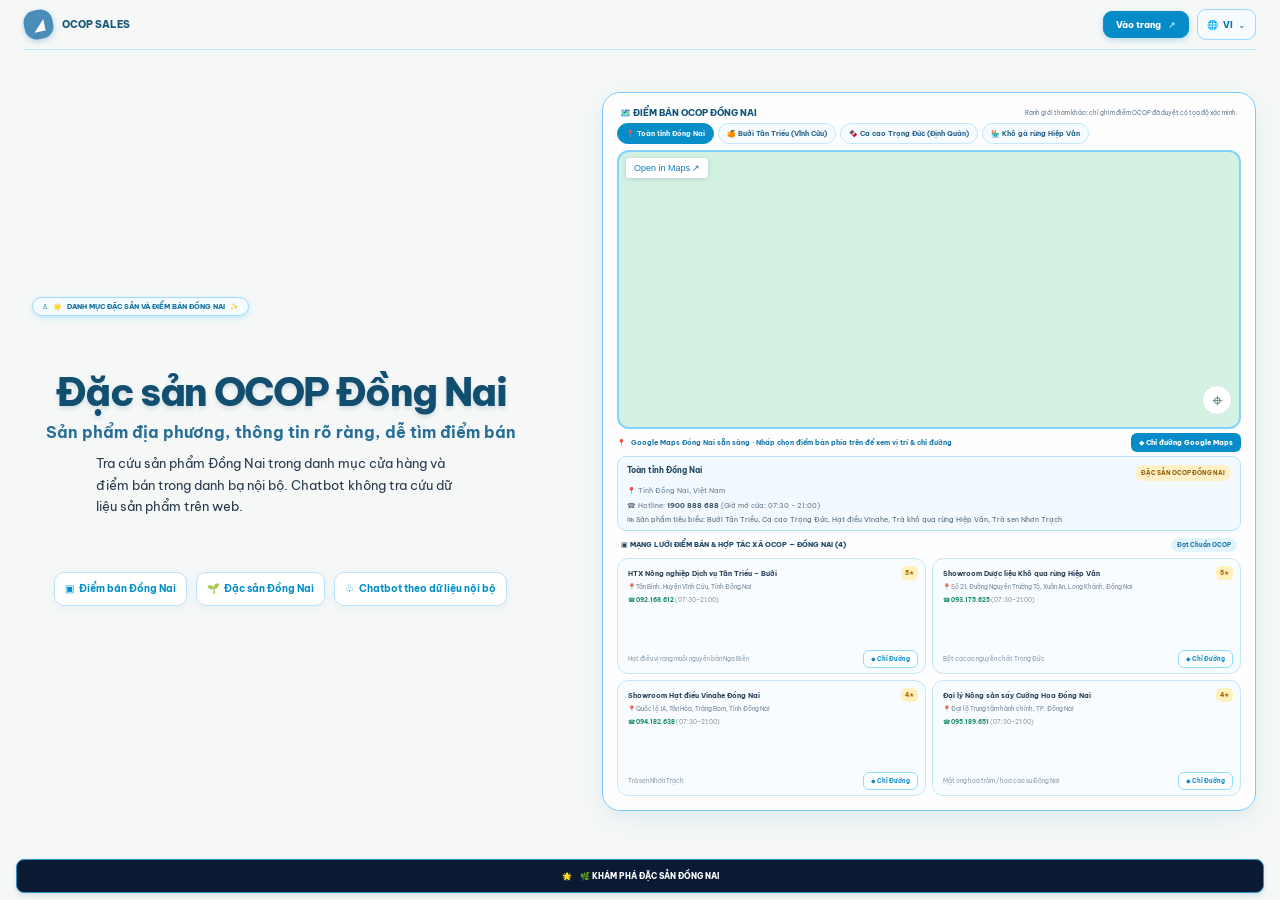
<file: index.html>
<!DOCTYPE html>
<html lang="vi">
<head>
  <meta charset="UTF-8">
  <meta name="viewport" content="width=device-width, initial-scale=1.0">
  <meta name="theme-color" content="#e1f3fc">
  <title>OCOP Đồng Nai — Đặc sản và điểm bán</title>
  <link rel="preconnect" href="https://fonts.googleapis.com">
  <link rel="preconnect" href="https://fonts.gstatic.com" crossorigin>
  <link href="https://fonts.googleapis.com/css2?family=Be+Vietnam+Pro:wght@400;500;600;700;800&display=swap" rel="stylesheet">
  <link rel="stylesheet" href="home.css">
  <link rel="stylesheet" href="locale.css">
  <link rel="stylesheet" href="chatbot.css">
</head>
<body class="landing-page">
  <header class="landing-header">
    <a class="landing-brand" href="index.html" aria-label="OCOP Sales — Trang chủ" data-i18n-aria="home.brandHome">
      <span class="landing-brand-mark">◢</span>
      <span>OCOP SALES</span>
    </a>
    <nav class="landing-actions" aria-label="Điều hướng chính" data-i18n-aria="home.mainNav">
      <a class="enter-button" href="shop.html"><span data-i18n="home.enter">Vào trang</span><span>↗</span></a>
      <div class="locale-picker">
        <button class="locale-trigger" type="button" aria-label="Chọn ngôn ngữ" data-i18n-aria="locale.menu" aria-haspopup="menu" aria-expanded="false">
          <span>🌐</span><span class="locale-code">VI</span><span>⌄</span>
        </button>
        <div class="locale-menu" role="menu" aria-label="Chọn ngôn ngữ" data-i18n-aria="locale.menu">
          <button type="button" role="menuitemradio" aria-checked="false" data-locale="vi"><b>VI</b><span>Tiếng Việt</span></button>
          <button type="button" role="menuitemradio" aria-checked="false" data-locale="en"><b>EN</b><span>English</span></button>
          <button type="button" role="menuitemradio" aria-checked="false" data-locale="zh"><b>ZH</b><span>中文</span></button>
          <button type="button" role="menuitemradio" aria-checked="false" data-locale="ko"><b>KO</b><span>한국어</span></button>
          <button type="button" role="menuitemradio" aria-checked="false" data-locale="ja"><b>JA</b><span>日本語</span></button>
        </div>
      </div>
    </nav>
  </header>

  <main class="landing-main">
    <section class="landing-intro" aria-labelledby="landing-title">
      <div class="landing-pill">♙ <span>🌟</span> <span data-i18n="home.badge">DANH MỤC ĐẶC SẢN VÀ ĐIỂM BÁN ĐỒNG NAI</span> <span>✨</span></div>
      <div class="landing-message">
        <h1 id="landing-title" data-i18n="home.heading">Đặc sản OCOP Đồng Nai</h1>
        <h2 data-i18n="home.subtitle">Sản phẩm địa phương, thông tin rõ ràng, dễ tìm điểm bán</h2>
        <p data-i18n="home.description">Tra cứu sản phẩm Đồng Nai trong danh mục cửa hàng và điểm bán trong danh bạ nội bộ. Chatbot không tra cứu dữ liệu sản phẩm trên web.</p>
      </div>
      <div class="landing-shortcuts">
        <a href="#store-network"><span>▣</span><span data-i18n="home.stores">Điểm bán Đồng Nai</span></a>
        <a href="shop.html#products"><span>🌱</span><span data-i18n="home.specialty">Đặc sản Đồng Nai</span></a>
        <button type="button" id="assistantButton"><span>♧</span><span data-i18n="home.assistant">Chatbot theo dữ liệu nội bộ</span></button>
      </div>
    </section>

    <section class="store-panel" id="store-network" aria-label="Điểm bán OCOP Đồng Nai" data-i18n-aria="home.storeRegion">
      <div class="panel-heading">
        <h2 data-i18n="home.panelTitle">🗺️ ĐIỂM BÁN OCOP ĐỒNG NAI</h2>
        <p data-i18n="home.mapNote">Ranh giới tham khảo; chỉ ghim điểm OCOP đã duyệt có tọa độ xác minh.</p>
      </div>
      <div class="location-tabs" role="tablist" aria-label="Chọn khu vực" data-i18n-aria="home.locationTabs">
        <button class="location-tab active" type="button" role="tab" aria-selected="true" data-i18n="home.allLocations" data-location="Toàn tỉnh Đồng Nai" data-address="Tỉnh Đồng Nai, Việt Nam" data-title="Toàn tỉnh Đồng Nai" data-phone="1900 888 688" data-product="Bưởi Tân Triều, Ca cao Trọng Đức, Hạt điều Vinahe, Trà sen Nhơn Trạch" data-map-query="Đồng Nai, Việt Nam" data-zoom="9">📍 Toàn tỉnh Đồng Nai</button>
        <button class="location-tab" type="button" role="tab" aria-selected="false" data-i18n="home.tanTrieu" data-location="Bưởi Tân Triều (Vĩnh Cửu)" data-address="Xã Tân Bình, Huyện Vĩnh Cửu, Tỉnh Đồng Nai" data-title="HTX Nông nghiệp Dịch vụ Tân Triều" data-phone="092.168.612" data-product="Bưởi đường lá cam Tân Triều, Rượu bưởi Tân Triều (OCOP 4 Sao)" data-map-query="HTX Nông nghiệp Dịch vụ Tân Triều, Tân Bình, Vĩnh Cửu, Đồng Nai" data-zoom="15">🍊 Bưởi Tân Triều (Vĩnh Cửu)</button>
        <button class="location-tab" type="button" role="tab" aria-selected="false" data-i18n="home.cacao" data-location="Ca cao Trọng Đức (Định Quán)" data-address="Định Quán, Tỉnh Đồng Nai" data-title="Cơ sở Ca cao Trọng Đức" data-phone="1900 888 688" data-product="Bột cacao nguyên chất Trọng Đức" data-map-query="Ca cao Trọng Đức, Định Quán, Đồng Nai" data-zoom="14">🍫 Ca cao Trọng Đức (Định Quán)</button>
        <button class="location-tab" type="button" role="tab" aria-selected="false" data-i18n="home.hiepVan" data-location="Khô gà rừng Hiệp Vân" data-address="Xuân An, Long Khánh, Tỉnh Đồng Nai" data-title="Showroom Dược liệu Khô qua rừng Hiệp Vân" data-phone="093.175.625" data-product="Bột cacao nguyên chất Trọng Đức" data-map-query="Showroom Dược liệu Khô qua rừng Hiệp Vân, Long Khánh, Đồng Nai" data-zoom="15">🏪 Khô gà rừng Hiệp Vân</button>
      </div>

      <div class="map-frame">
        <iframe id="locationMap" title="Bản đồ điểm bán OCOP Đồng Nai" src="https://maps.google.com/maps?q=%C4%90%E1%BB%93ng%20Nai%2C%20Vi%E1%BB%87t%20Nam&z=9&output=embed" loading="lazy" allowfullscreen referrerpolicy="no-referrer-when-downgrade"></iframe>
        <a class="map-open" id="mapOpenLink" data-i18n="home.openMaps" href="https://www.google.com/maps/search/?api=1&query=Dong+Nai+Vietnam" target="_blank" rel="noopener noreferrer">Open in Maps ↗</a>
        <button class="map-control" id="mapCenter" type="button" aria-label="Định tâm bản đồ" data-i18n-aria="home.centerMap">⌖</button>
      </div>

      <div class="map-actions">
        <p>📍 <span data-i18n="home.mapReady">Google Maps Đồng Nai sẵn sàng · Nhấp chọn điểm bán phía trên để xem vị trí &amp; chỉ đường</span></p>
        <a id="directionsLink" data-i18n="home.directions" href="https://www.google.com/maps/dir/?api=1&destination=Dong+Nai+Vietnam" target="_blank" rel="noopener noreferrer">◆ Chỉ đường Google Maps</a>
      </div>
      <article class="selected-location">
        <div class="selected-title">
          <div><h3 id="selectedName">Toàn tỉnh Đồng Nai</h3><span id="selectedAddress">📍 Tỉnh Đồng Nai, Việt Nam</span></div>
          <b data-i18n="home.localSpecialty">ĐẶC SẢN OCOP ĐỒNG NAI</b>
        </div>
        <p class="hotline"><span data-i18n="home.hotline">☎ Hotline:</span> <strong id="selectedPhone">1900 888 688</strong> <span data-i18n="home.hours">(Giờ mở cửa: 07:30 - 21:00)</span></p>
        <p class="featured-products"><span data-i18n="home.featured">🛍 Sản phẩm tiêu biểu:</span> <span id="selectedProduct">Bưởi Tân Triều, Ca cao Trọng Đức, Hạt điều Vinahe, Trà khô qua rừng Hiệp Vân, Trà sen Nhơn Trạch</span></p>
      </article>
      <div class="network-heading"><h3 data-i18n="home.network">▣ MẠNG LƯỚI ĐIỂM BÁN &amp; HỢP TÁC XÃ OCOP — ĐỒNG NAI (4)</h3><span data-i18n="home.certified">Đạt Chuẩn OCOP</span></div>
      <div class="store-grid">
        <button class="store-card" type="button" data-location="Bưởi Tân Triều (Vĩnh Cửu)" data-address="Xã Tân Bình, Huyện Vĩnh Cửu, Tỉnh Đồng Nai" data-title="HTX Nông nghiệp Dịch vụ Tân Triều" data-phone="092.168.612" data-product="Bưởi đường lá cam Tân Triều, Rượu bưởi Tân Triều (OCOP 4 Sao)" data-map-query="HTX Nông nghiệp Dịch vụ Tân Triều, Tân Bình, Vĩnh Cửu, Đồng Nai" data-zoom="15">
          <strong>HTX Nông nghiệp Dịch vụ Tân Triều – Bưởi</strong><span class="stars">5★</span>
          <small>📍 Tân Bình, Huyện Vĩnh Cửu, Tỉnh Đồng Nai</small><small class="phone">☎ 092.168.612 <i>(07:30–21:00)</i></small>
          <span class="store-product">Hạt điều vị rang muối nguyên bản Nga Biên</span><em data-i18n="home.storeDirections">◆ Chỉ Đường</em>
        </button>
        <button class="store-card" type="button" data-location="Khô gà rừng Hiệp Vân" data-address="Số 21, Đường Nguyễn Trường Tộ, Xuân An, Long Khánh, Tỉnh Đồng Nai" data-title="Showroom Dược liệu Khô qua rừng Hiệp Vân" data-phone="093.175.625" data-product="Bột cacao nguyên chất Trọng Đức" data-map-query="Showroom Dược liệu Khô qua rừng Hiệp Vân, Long Khánh, Đồng Nai" data-zoom="15">
          <strong>Showroom Dược liệu Khô qua rừng Hiệp Vân</strong><span class="stars">5★</span>
          <small>📍 Số 21, Đường Nguyễn Trường Tộ, Xuân An, Long Khánh, Đồng Nai</small><small class="phone">☎ 093.175.625 <i>(07:30–21:00)</i></small>
          <span class="store-product">Bột cacao nguyên chất Trọng Đức</span><em data-i18n="home.storeDirections">◆ Chỉ Đường</em>
        </button>
        <button class="store-card" type="button" data-location="Showroom Hạt điều Vinahe Đồng Nai" data-address="Quốc lộ 1A, Tân Hòa, Trảng Bom, Tỉnh Đồng Nai" data-title="Showroom Hạt điều Vinahe Đồng Nai" data-phone="094.182.638" data-product="Trà sen Nhơn Trạch" data-map-query="Showroom Hạt điều Vinahe, Tân Hòa, Trảng Bom, Đồng Nai" data-zoom="15">
          <strong>Showroom Hạt điều Vinahe Đồng Nai</strong><span class="stars">4★</span>
          <small>📍 Quốc lộ 1A, Tân Hòa, Trảng Bom, Tỉnh Đồng Nai</small><small class="phone">☎ 094.182.638 <i>(07:30–21:00)</i></small>
          <span class="store-product">Trà sen Nhơn Trạch</span><em data-i18n="home.storeDirections">◆ Chỉ Đường</em>
        </button>
        <button class="store-card" type="button" data-location="Đại lý Nông sản sấy Cường Hoa Đồng Nai" data-address="Đồng Nai, Việt Nam" data-title="Đại lý Nông sản sấy Cường Hoa Đồng Nai" data-phone="095.189.651" data-product="Mật ong hoa tràm / hoa cao su Đồng Nai" data-map-query="Đại lý Nông sản sấy Cường Hoa Đồng Nai, Đồng Nai, Việt Nam" data-zoom="14">
          <strong>Đại lý Nông sản sấy Cường Hoa Đồng Nai</strong><span class="stars">4★</span>
          <small>📍 Đại lộ Trung tâm hành chính, TP. Đồng Nai</small><small class="phone">☎ 095.189.651 <i>(07:30–21:00)</i></small>
          <span class="store-product">Mật ong hoa tràm / hoa cao su Đồng Nai</span><em data-i18n="home.storeDirections">◆ Chỉ Đường</em>
        </button>
      </div>
    </section>
  </main>

  <footer class="landing-footer">
    <a href="shop.html" data-i18n="home.footer">🌟　🌿 KHÁM PHÁ ĐẶC SẢN ĐỒNG NAI</a>
  </footer>
  <section class="ocop-chat" id="ocopChat" hidden role="dialog" aria-modal="false" aria-labelledby="chatTitle">
    <header class="chat-header">
      <span class="chat-avatar" aria-hidden="true">🤖</span><span class="chat-online" aria-hidden="true"></span>
      <strong class="chat-title" id="chatTitle" data-i18n="chat.title">TRỢ LÝ AI OCOP VIỆT NAM</strong>
      <button class="chat-reset" type="button" aria-label="Làm mới hội thoại" data-i18n="chat.reset" data-i18n-aria="chat.reset">⟲ Làm mới</button>
      <button class="chat-close" type="button" aria-label="Đóng chatbot" data-i18n-aria="chat.close">×</button>
    </header>
    <div class="chat-messages" role="log" aria-live="polite" aria-relevant="additions">
      <div class="chat-message assistant">
        <span class="chat-avatar" aria-hidden="true">🤖</span>
        <div class="chat-bubble">
          <p data-i18n="chat.welcome">Dạ, em là Trợ lý AI OCOP Việt Nam. Em hỗ trợ tìm đặc sản, chọn quà, tra cứu thông tin sản phẩm, đặt hàng và khiếu nại. Anh/chị muốn tìm đặc sản vùng nào hoặc cần em hỗ trợ gì ạ?</p>
          <div class="chat-intents">
            <button type="button" data-chat-intent="product" data-i18n="chat.intentProduct">Tư vấn sản phẩm</button>
            <button type="button" data-chat-intent="order" data-i18n="chat.intentOrder">Hỗ trợ đặt hàng</button>
            <button type="button" data-chat-intent="tracking" data-i18n="chat.intentTracking">Kiểm tra đơn hàng</button>
            <button type="button" data-chat-intent="returns" data-i18n="chat.intentReturns">Khiếu nại / đổi trả</button>
          </div>
          <p data-i18n="chat.helpPrompt">Anh/chị cần tư vấn, hỗ trợ đơn hàng hay phản ánh vấn đề gì? Em sẽ hướng dẫn từng bước.</p>
          <p class="chat-note" data-i18n="chat.footerNote">Giá và thông tin theo danh mục cửa hàng. Anh/chị xác nhận tồn kho, địa chỉ điểm bán trước khi đặt mua hoặc đến xem.</p>
        </div>
      </div>
    </div>
    <footer class="chat-footer">
      <div class="chat-quickbar">
        <button class="chat-contact" type="button" data-chat-support data-i18n="chat.contact">👩🏻‍💻 Gặp Admin / CSKH Trực Tiếp</button>
        <button type="button" data-chat-intent="product" data-i18n="chat.intentProduct">Tư vấn sản phẩm</button>
        <button type="button" data-chat-intent="order" data-i18n="chat.intentOrder">Hỗ trợ đặt hàng</button>
        <button type="button" data-chat-intent="tracking" data-i18n="chat.intentTracking">Kiểm tra đơn hàng</button>
        <button type="button" data-chat-intent="returns" data-i18n="chat.intentReturns">Khiếu nại / đổi trả</button>
      </div>
      <form class="chat-composer" id="chatbotForm">
        <input id="chatbotAttachment" type="file" accept="image/*" hidden>
        <button class="chat-attach" type="button" aria-label="Chọn ảnh" data-i18n-aria="chat.attach">▧</button>
        <label class="chat-sr-only" for="chatbotInput" data-i18n="chat.inputLabel">Nội dung tin nhắn</label>
        <textarea id="chatbotInput" rows="1" placeholder="Nhập yêu cầu tư vấn, hỗ trợ..." data-i18n-placeholder="chat.placeholder"></textarea>
        <button class="chat-voice" type="button" aria-label="Nhập giọng nói" data-i18n-aria="chat.voice">♩</button>
        <button type="submit" aria-label="Gửi tin nhắn" data-i18n-aria="chat.send">➤</button>
      </form>
      <p class="chat-status" id="chatbotStatus" role="status" aria-live="polite"></p>
    </footer>
  </section>
  <script src="locale.js"></script>
  <script src="catalog.js"></script>
  <script src="cart.js"></script>
  <script src="chatbot.js"></script>
  <script src="home.js"></script>
</body>
</html>
</file>
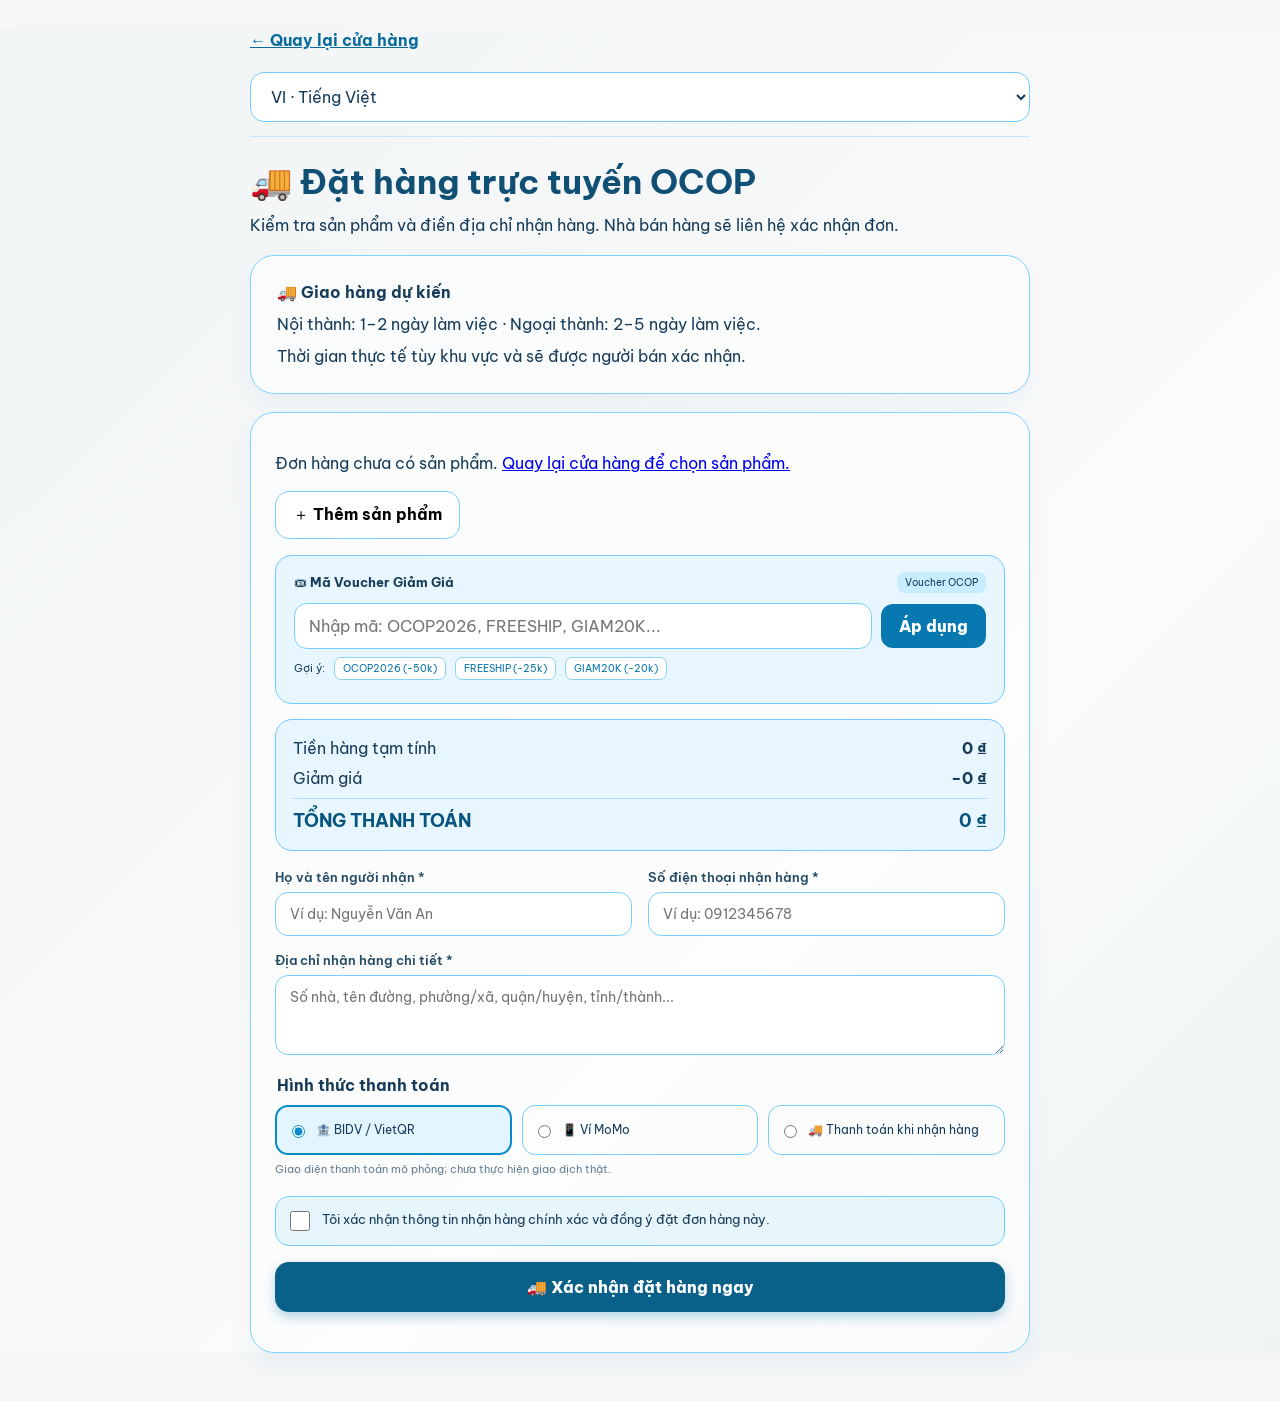
<file: checkout.html>
<!doctype html>
<html lang="vi">
<head>
  <meta charset="utf-8">
  <meta name="viewport" content="width=device-width, initial-scale=1">
  <meta name="theme-color" content="#eaf7ff">
  <title>Thanh toán · OCOP Sales</title>
  <link rel="preconnect" href="https://fonts.googleapis.com">
  <link rel="preconnect" href="https://fonts.gstatic.com" crossorigin>
  <link href="https://fonts.googleapis.com/css2?family=Be+Vietnam+Pro:wght@400;500;600;700;800&display=swap" rel="stylesheet">
  <link rel="stylesheet" href="checkout.css">
</head>
<body>
  <main class="checkout-shell">
    <a class="back-link" href="shop.html#products">← Quay lại cửa hàng</a>
    <div class="language-row"><select aria-label="Ngôn ngữ"><option>VI · Tiếng Việt</option><option>EN · English</option></select></div>
    <header class="page-heading"><h1>🚚 Đặt hàng trực tuyến OCOP</h1><p>Kiểm tra sản phẩm và điền địa chỉ nhận hàng. Nhà bán hàng sẽ liên hệ xác nhận đơn.</p></header>
    <aside class="delivery"><b>🚚 Giao hàng dự kiến</b><p>Nội thành: 1–2 ngày làm việc · Ngoại thành: 2–5 ngày làm việc.</p><p>Thời gian thực tế tùy khu vực và sẽ được người bán xác nhận.</p></aside>
    <form id="checkoutForm" novalidate>
      <section class="order-card" aria-label="Thông tin đơn hàng">
        <div id="orderItems"></div>
        <button class="add-product" type="button" id="addProduct">＋ Thêm sản phẩm</button>
        <section class="voucher"><div class="voucher-title"><b>🎟 Mã Voucher Giảm Giá</b><span>Voucher OCOP</span></div><div class="voucher-entry"><input id="voucherInput" placeholder="Nhập mã: OCOP2026, FREESHIP, GIAM20K..." aria-label="Mã giảm giá"><button type="button" id="applyVoucher">Áp dụng</button></div><div class="suggestions">Gợi ý: <button type="button" data-voucher="OCOP2026">OCOP2026 (-50k)</button><button type="button" data-voucher="FREESHIP">FREESHIP (-25k)</button><button type="button" data-voucher="GIAM20K">GIAM20K (-20k)</button></div><p id="voucherStatus" role="status"></p></section>
        <div class="totals"><div><span>Tiền hàng tạm tính</span><b id="subtotal">0 ₫</b></div><div id="discountRow" hidden><span>Giảm giá</span><b id="discount">−0 ₫</b></div><div class="grand-total"><strong>TỔNG THANH TOÁN</strong><strong id="total">0 ₫</strong></div></div>
        <div class="fields">
          <label>Họ và tên người nhận *<input name="name" autocomplete="name" required minlength="2" placeholder="Ví dụ: Nguyễn Văn An"></label>
          <label>Số điện thoại nhận hàng *<input name="phone" type="tel" inputmode="tel" autocomplete="tel" required pattern="[0-9+().\- ]{9,16}" placeholder="Ví dụ: 0912345678"></label>
          <label class="wide">Địa chỉ nhận hàng chi tiết *<textarea name="address" autocomplete="street-address" required minlength="8" rows="3" placeholder="Số nhà, tên đường, phường/xã, quận/huyện, tỉnh/thành..."></textarea></label>
        </div>
        <fieldset class="payment"><legend>Hình thức thanh toán</legend>
          <label class="payment-option selected"><input type="radio" name="payment" value="vietqr" checked><span>🏦 BIDV / VietQR</span></label>
          <label class="payment-option"><input type="radio" name="payment" value="momo"><span>📱 Ví MoMo</span></label>
          <label class="payment-option"><input type="radio" name="payment" value="cod"><span>🚚 Thanh toán khi nhận hàng</span></label>
        </fieldset>
        <p class="payment-note" id="paymentNote">Giao diện thanh toán mô phỏng; chưa thực hiện giao dịch thật.</p>
        <label class="confirm-check"><input type="checkbox" id="confirmInfo" required><span>Tôi xác nhận thông tin nhận hàng chính xác và đồng ý đặt đơn hàng này.</span></label>
        <button class="submit-order" type="submit">🚚 Xác nhận đặt hàng ngay</button>
        <p class="form-status" id="formStatus" role="status" aria-live="polite"></p>
      </section>
    </form>
  </main>
  <div class="payment-backdrop" id="paymentBackdrop" hidden>
    <section class="payment-dialog" role="dialog" aria-modal="true" aria-labelledby="paymentTitle"><header><h2 id="paymentTitle">Thanh toán</h2><button type="button" id="paymentClose" aria-label="Đóng">×</button></header>
      <div class="payment-body"><p id="paymentInstruction">Mở ứng dụng ngân hàng và quét mã</p><b class="qr-brand" id="qrBrand">VietQR</b><div class="qr-fake" aria-label="Mã QR minh họa"><span>♥</span></div><p class="demo-warning">Mã QR minh họa — không dùng để chuyển khoản.</p><dl><div><dt>Số tiền tạm tính</dt><dd id="dialogTotal">0 ₫</dd></div><div><dt>Nội dung</dt><dd id="orderCode">OCOP DON HANG</dd></div><div><dt>Phương thức</dt><dd id="dialogMethod">BIDV / VietQR</dd></div></dl><button class="finish-payment" type="button" id="finishPayment">Hoàn tất đặt hàng</button></div>
    </section>
  </div>
  <script src="catalog.js"></script><script src="checkout.js"></script>
</body>
</html>
</file>
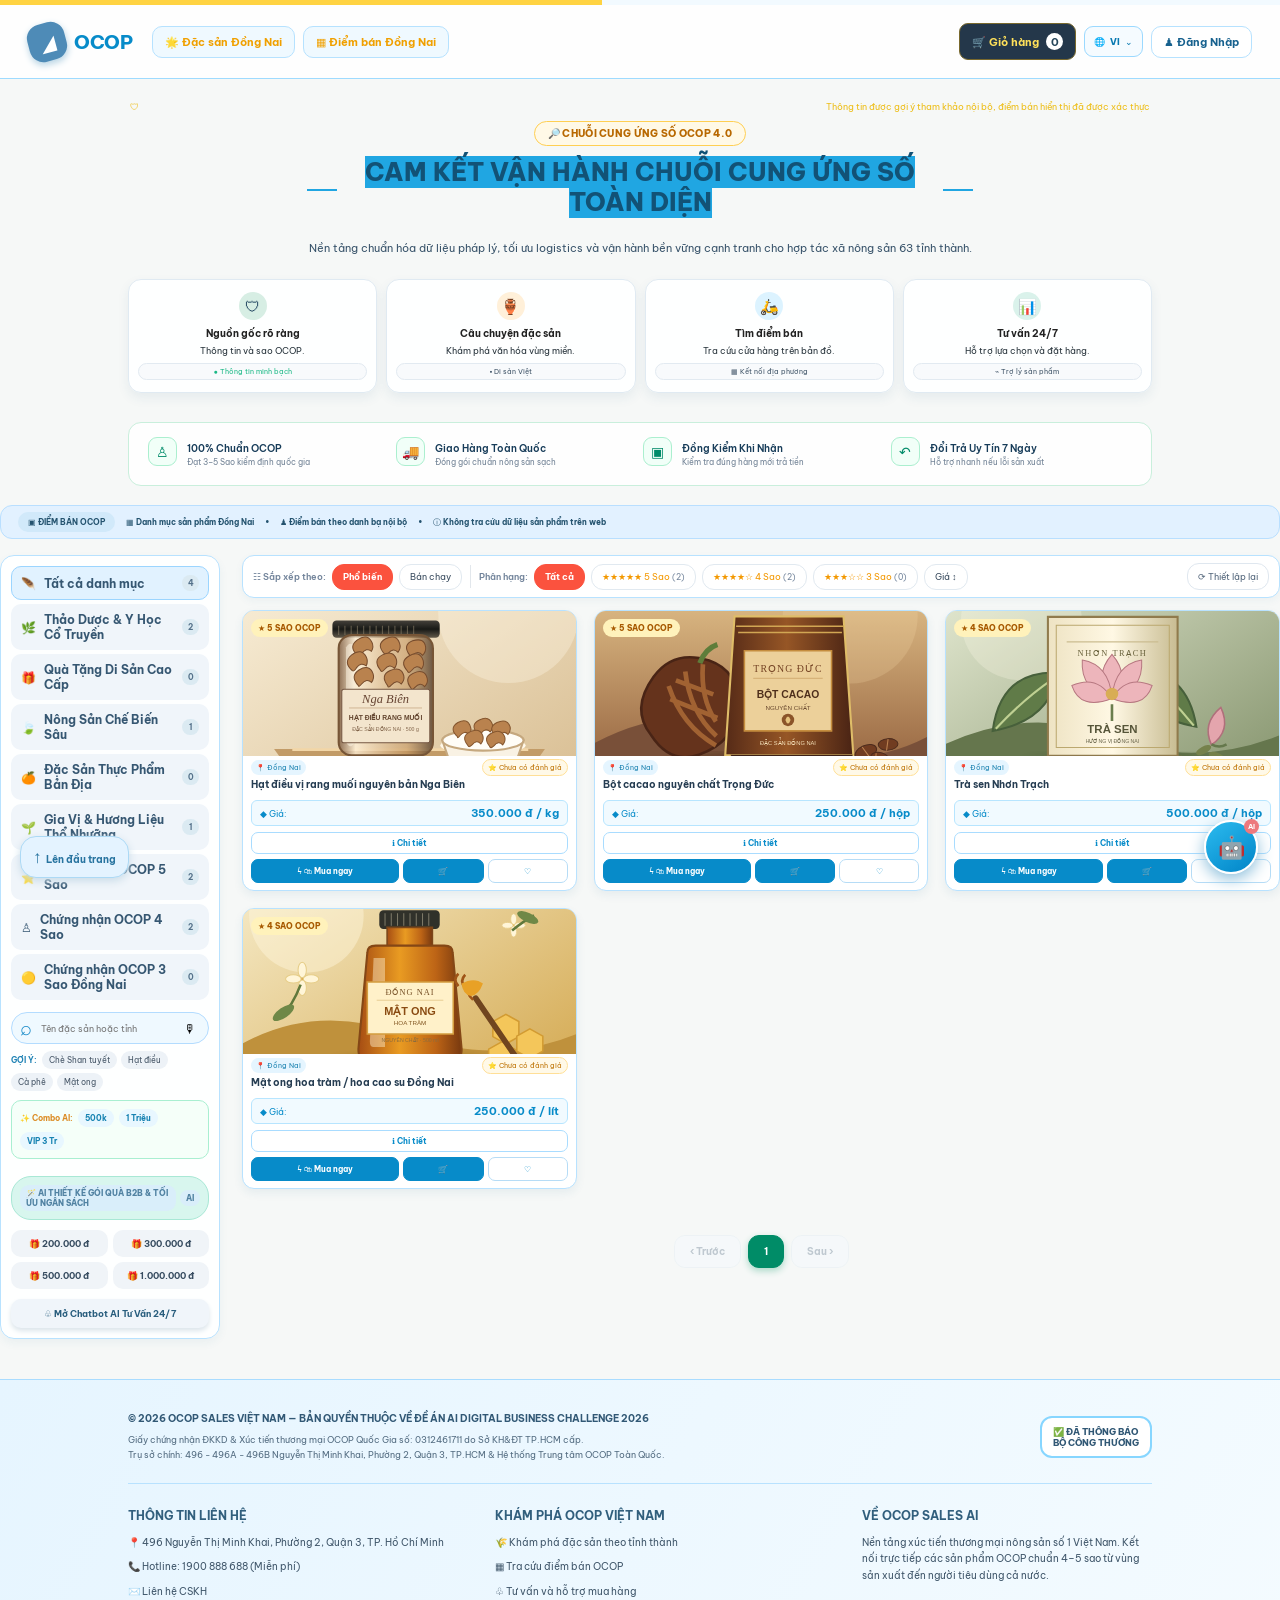
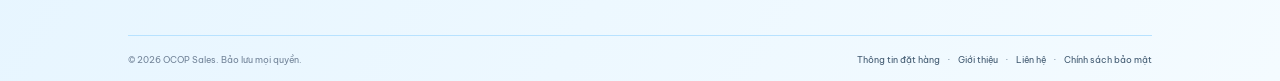
<file: shop.html>
<!DOCTYPE html>
<html lang="vi">
<head>
  <meta charset="UTF-8">
  <meta name="viewport" content="width=device-width, initial-scale=1.0">
  <meta name="theme-color" content="#eaf7ff">
  <title>OCOP Sales — Đặc sản Đồng Nai</title>
  <link rel="preconnect" href="https://fonts.googleapis.com">
  <link rel="preconnect" href="https://fonts.gstatic.com" crossorigin>
  <link href="https://fonts.googleapis.com/css2?family=Be+Vietnam+Pro:wght@400;500;600;700;800&display=swap" rel="stylesheet">
  <link rel="stylesheet" href="styles.css">
  <link rel="stylesheet" href="locale.css">
  <link rel="stylesheet" href="chatbot.css">
  <link rel="stylesheet" href="auth.css">
</head>
<body>
  <div class="top-accent"></div>
  <header class="site-header">
    <a class="brand" href="index.html" aria-label="OCOP Sales - Trang chủ" data-i18n-aria="home.brandHome">
      <span class="brand-mark">◢</span><span class="brand-name">OCOP</span>
    </a>
    <nav class="quick-links" aria-label="Điều hướng nhanh" data-i18n-aria="shop.quickNav">
      <a href="#products"><span>🌟</span> <span data-i18n="shop.specialty">Đặc sản Đồng Nai</span></a>
      <a href="index.html#store-network"><span>▦</span> <span data-i18n="shop.stores">Điểm bán Đồng Nai</span></a>
    </nav>
    <div class="header-actions">
      <button class="cart-button" id="cartButton" type="button" aria-expanded="false" aria-haspopup="dialog"><span data-i18n="shop.cart">🛒 Giỏ hàng</span> <span class="cart-count" id="cartCount">0</span></button>
      <div class="locale-picker">
        <button class="locale-trigger" type="button" aria-label="Chọn ngôn ngữ" data-i18n-aria="locale.menu" aria-haspopup="menu" aria-expanded="false">
          <span>🌐</span><span class="locale-code">VI</span><span>⌄</span>
        </button>
        <div class="locale-menu" role="menu" aria-label="Chọn ngôn ngữ" data-i18n-aria="locale.menu">
          <button type="button" role="menuitemradio" aria-checked="false" data-locale="vi"><b>VI</b><span>Tiếng Việt</span></button>
          <button type="button" role="menuitemradio" aria-checked="false" data-locale="en"><b>EN</b><span>English</span></button>
          <button type="button" role="menuitemradio" aria-checked="false" data-locale="zh"><b>ZH</b><span>中文</span></button>
          <button type="button" role="menuitemradio" aria-checked="false" data-locale="ko"><b>KO</b><span>한국어</span></button>
          <button type="button" role="menuitemradio" aria-checked="false" data-locale="ja"><b>JA</b><span>日本語</span></button>
        </div>
      </div>
      <button class="login-button" id="loginButton" type="button" aria-label="Đăng nhập hoặc đăng ký" data-i18n="shop.login" data-i18n-aria="auth.open">♟ Đăng Nhập</button>
    </div>
  </header>

  <main>
    <section class="intro" aria-labelledby="intro-title">
      <div class="announcement"><span>🛡</span><span data-i18n="shop.announcement">Thông tin được gợi ý tham khảo nội bộ, điểm bán hiển thị đã được xác thực</span></div>
      <div class="intro-eyebrow" data-i18n="shop.eyebrow">🔎 CHUỖI CUNG ỨNG SỐ OCOP 4.0</div>
      <div class="heading-row"><span></span><h1 id="intro-title"><span data-i18n="shop.heroLine1">CAM KẾT VẬN HÀNH CHUỖI CUNG ỨNG SỐ</span><br><span data-i18n="shop.heroLine2">TOÀN DIỆN</span></h1><span></span></div>
      <p class="intro-copy"><span data-i18n="shop.heroDescription">Nền tảng chuẩn hóa dữ liệu pháp lý, tối ưu logistics và vận hành bền vững cạnh tranh cho hợp tác xã nông sản 63 tỉnh thành.</span></p>
      <div class="benefit-cards">
        <article class="benefit-card"><span class="benefit-icon green">🛡</span><h2 data-i18n="shop.originTitle">Nguồn gốc rõ ràng</h2><p data-i18n="shop.originText">Thông tin và sao OCOP.</p><small data-i18n="shop.originBadge">● Thông tin minh bạch</small></article>
        <article class="benefit-card"><span class="benefit-icon gold">🏺</span><h2 data-i18n="shop.storyTitle">Câu chuyện đặc sản</h2><p data-i18n="shop.storyText">Khám phá văn hóa vùng miền.</p><small data-i18n="shop.storyBadge">▪ Di sản Việt</small></article>
        <article class="benefit-card"><span class="benefit-icon blue">🛵</span><h2 data-i18n="shop.locationTitle">Tìm điểm bán</h2><p data-i18n="shop.locationText">Tra cứu cửa hàng trên bản đồ.</p><small data-i18n="shop.locationBadge">▦ Kết nối địa phương</small></article>
        <article class="benefit-card"><span class="benefit-icon chart">📊</span><h2 data-i18n="shop.advisorTitle">Tư vấn 24/7</h2><p data-i18n="shop.advisorText">Hỗ trợ lựa chọn và đặt hàng.</p><small data-i18n="shop.advisorBadge">⌁ Trợ lý sản phẩm</small></article>
      </div>
      <div class="service-strip">
        <div><span>♙</span><b data-i18n="shop.certified">100% Chuẩn OCOP</b><small data-i18n="shop.certifiedText">Đạt 3–5 Sao kiểm định quốc gia</small></div>
        <div><span>🚚</span><b data-i18n="shop.shipping">Giao Hàng Toàn Quốc</b><small data-i18n="shop.shippingText">Đóng gói chuẩn nông sản sạch</small></div>
        <div><span>▣</span><b data-i18n="shop.inspect">Đồng Kiểm Khi Nhận</b><small data-i18n="shop.inspectText">Kiểm tra đúng hàng mới trả tiền</small></div>
        <div><span>↶</span><b data-i18n="shop.returns">Đổi Trả Uy Tín 7 Ngày</b><small data-i18n="shop.returnsText">Hỗ trợ nhanh nếu lỗi sản xuất</small></div>
      </div>
    </section>

    <section class="catalog-shell" id="products" aria-label="Danh mục sản phẩm OCOP Đồng Nai" data-i18n-aria="shop.catalog">
      <div class="catalog-note">
        <div class="note-links"><a href="index.html#store-network" data-i18n="shop.noteStores">▣ ĐIỂM BÁN OCOP</a><span data-i18n="shop.noteCatalog">▦ Danh mục sản phẩm Đồng Nai</span><i>•</i><span data-i18n="shop.noteInternal">♟ Điểm bán theo danh bạ nội bộ</span><i>•</i><span data-i18n="shop.noteNoWeb">ⓘ Không tra cứu dữ liệu sản phẩm trên web</span></div>
      </div>
      <div class="catalog-layout">
        <aside class="filters" aria-label="Bộ lọc sản phẩm" data-i18n-aria="shop.filters">
          <div class="filter-categories" id="categoryFilters">
            <button class="category active" data-category="all"><span>🪶</span><span data-i18n="shop.categoryAll">Tất cả danh mục</span><b>0</b></button>
            <button class="category" data-category="herbal"><span>🌿</span><span data-i18n="shop.categoryHerbal">Thảo Dược &amp; Y Học Cổ Truyền</span><b>0</b></button>
            <button class="category" data-category="gift"><span>🎁</span><span data-i18n="shop.categoryGift">Quà Tặng Di Sản Cao Cấp</span><b>0</b></button>
            <button class="category" data-category="farm"><span>🍃</span><span data-i18n="shop.categoryFarm">Nông Sản Chế Biến Sâu</span><b>0</b></button>
            <button class="category" data-category="specialty"><span>🍊</span><span data-i18n="shop.categorySpecialty">Đặc Sản Thực Phẩm Bản Địa</span><b>0</b></button>
            <button class="category" data-category="spice"><span>🌱</span><span data-i18n="shop.categorySpice">Gia Vị &amp; Hương Liệu Thổ Nhưỡng</span><b>0</b></button>
            <button class="category" data-category="five"><span>⭐</span><span data-i18n="shop.categoryFive">Chứng nhận OCOP 5 Sao</span><b>0</b></button>
            <button class="category" data-category="four"><span>♙</span><span data-i18n="shop.categoryFour">Chứng nhận OCOP 4 Sao</span><b>0</b></button>
            <button class="category" data-category="three"><span>🟡</span><span data-i18n="shop.categoryThree">Chứng nhận OCOP 3 Sao Đồng Nai</span><b>0</b></button>
          </div>
          <label class="search-box"><span>⌕</span><input id="searchInput" type="search" placeholder="Tên đặc sản hoặc tỉnh" data-i18n-placeholder="shop.searchPlaceholder"><button type="button" aria-label="Tìm kiếm" data-i18n-aria="shop.search">🎙</button></label>
          <div class="suggestions"><b data-i18n="shop.suggestions">GỢI Ý:</b><button data-search="Chè">Chè Shan tuyết</button><button data-search="Hạt điều">Hạt điều</button><button data-search="Cà phê">Cà phê</button><button data-search="Mật ong">Mật ong</button></div>
          <div class="combo"><b data-i18n="shop.combo">✨ Combo AI:</b><button data-max="500000">500k</button><button data-max="1000000" data-i18n="shop.million">1 Triệu</button><button data-max="3000000">VIP 3 Tr</button></div>
          <div class="budget-title"><span data-i18n="shop.budgetTitle">🪄 AI THIẾT KẾ GÓI QUÀ B2B &amp; TỐI ƯU NGÂN SÁCH</span><span>AI</span></div>
          <div class="budget-options">
            <button data-max="200000">🎁 200.000 đ</button><button data-max="300000">🎁 300.000 đ</button>
            <button data-max="500000">🎁 500.000 đ</button><button data-max="1000000">🎁 1.000.000 đ</button>
          </div>
          <button class="chatbot-open" type="button" id="chatOpen" data-i18n="shop.chatbot">♧ Mở Chatbot AI Tư Vấn 24/7</button>
        </aside>

        <div class="product-area">
          <div class="toolbar">
            <span class="sort-label" data-i18n="shop.sortBy">☷ Sắp xếp theo:</span>
            <button class="sort active" data-sort="popular" data-i18n="shop.popular">Phổ biến</button><button class="sort" data-sort="bestseller" data-i18n="shop.bestSelling">Bán chạy</button>
            <span class="divider"></span><span class="sort-label" data-i18n="shop.rating">Phân hạng:</span>
            <button class="rating-filter active" data-rating="all" data-i18n="shop.all">Tất cả</button>
            <button class="rating-filter" data-rating="5">★★★★★ <span data-i18n="shop.fiveStars">5 Sao</span> <small>(0)</small></button>
            <button class="rating-filter" data-rating="4">★★★★☆ <span data-i18n="shop.fourStars">4 Sao</span> <small>(0)</small></button>
            <button class="rating-filter" data-rating="3">★★★☆☆ <span data-i18n="shop.threeStars">3 Sao</span> <small>(0)</small></button>
            <button class="sort price-sort" id="priceSort" data-i18n="shop.price">Giá ↕</button>
            <button class="reset-button" id="resetFilters" data-i18n="shop.reset">⟳ Thiết lập lại</button>
          </div>
          <div class="product-grid" id="productGrid"></div>
          <div class="empty-state" id="emptyState" hidden data-i18n="shop.empty">Không tìm thấy sản phẩm phù hợp. Hãy thử bộ lọc khác nhé.</div>
          <nav class="pagination" aria-label="Phân trang" data-i18n-aria="shop.pagination"><button disabled data-i18n="shop.previous">‹ Trước</button><button class="current">1</button><button disabled data-i18n="shop.next">Sau ›</button></nav>
        </div>
      </div>
    </section>

  </main>

  <footer class="site-footer">
    <div class="footer-inner">
      <div class="legal">
        <div><b data-i18n="shop.legalTitle">© 2026 OCOP SALES VIỆT NAM — BẢN QUYỀN THUỘC VỀ ĐỀ ÁN AI DIGITAL BUSINESS CHALLENGE 2026</b>
          <p><span data-i18n="shop.legalLine1">Giấy chứng nhận ĐKKD &amp; Xúc tiến thương mại OCOP Quốc Gia số: 0312461711 do Sở KH&amp;ĐT TP.HCM cấp.</span><br><span data-i18n="shop.legalLine2">Trụ sở chính: 496 - 496A - 496B Nguyễn Thị Minh Khai, Phường 2, Quận 3, TP.HCM &amp; Hệ thống Trung tâm OCOP Toàn Quốc.</span></p>
        </div><span class="verified">✅ <span data-i18n="shop.announced">ĐÃ THÔNG BÁO</span><br><span data-i18n="shop.ministry">BỘ CÔNG THƯƠNG</span></span>
      </div>
      <div class="footer-columns">
        <div><h2 data-i18n="shop.contact">THÔNG TIN LIÊN HỆ</h2><p>📍 496 Nguyễn Thị Minh Khai, Phường 2, Quận 3, TP. Hồ Chí Minh</p><p><span data-i18n="shop.hotline">📞 Hotline:</span> 1900 888 688 <span data-i18n="shop.free">(Miễn phí)</span></p><p data-i18n="shop.customerCare">✉️ Liên hệ CSKH</p></div>
        <div><h2 data-i18n="shop.explore">KHÁM PHÁ OCOP VIỆT NAM</h2><a href="#products" data-i18n="shop.discover">🌾 Khám phá đặc sản theo tỉnh thành</a><a href="index.html#store-network" data-i18n="shop.findStores">▦ Tra cứu điểm bán OCOP</a><a href="#chatOpen" data-i18n="shop.support">♧ Tư vấn và hỗ trợ mua hàng</a></div>
        <div><h2 data-i18n="shop.about">VỀ OCOP SALES AI</h2><p data-i18n="shop.aboutText">Nền tảng xúc tiến thương mại nông sản số 1 Việt Nam. Kết nối trực tiếp các sản phẩm OCOP chuẩn 4–5 sao từ vùng sản xuất đến người tiêu dùng cả nước.</p></div>
      </div>
      <div class="footer-bottom"><span data-i18n="shop.copyright">© 2026 OCOP Sales. Bảo lưu mọi quyền.</span><div><a href="#products" data-i18n="shop.orderInfo">Thông tin đặt hàng</a><i>·</i><a href="#products" data-i18n="shop.introduction">Giới thiệu</a><i>·</i><a href="index.html#store-network" data-i18n="shop.contactLink">Liên hệ</a><i>·</i><a href="#products" data-i18n="shop.privacy">Chính sách bảo mật</a></div></div>
    </div>
  </footer>
  <button class="back-top" id="backTop" type="button">↑ <span data-i18n="shop.backTop">Lên đầu trang</span></button>
  <section class="ocop-chat" id="ocopChat" hidden role="dialog" aria-modal="false" aria-labelledby="chatTitle">
    <header class="chat-header">
      <span class="chat-avatar" aria-hidden="true">🤖</span><span class="chat-online" aria-hidden="true"></span>
      <strong class="chat-title" id="chatTitle" data-i18n="chat.title">TRỢ LÝ AI OCOP VIỆT NAM</strong>
      <button class="chat-reset" type="button" aria-label="Làm mới hội thoại" data-i18n="chat.reset" data-i18n-aria="chat.reset">⟲ Làm mới</button>
      <button class="chat-close" type="button" aria-label="Đóng chatbot" data-i18n-aria="chat.close">×</button>
    </header>
    <div class="chat-messages" role="log" aria-live="polite" aria-relevant="additions">
      <div class="chat-message assistant">
        <span class="chat-avatar" aria-hidden="true">🤖</span>
        <div class="chat-bubble">
          <p data-i18n="chat.welcome">Dạ, em là Trợ lý AI OCOP Việt Nam. Em hỗ trợ tìm đặc sản, chọn quà, tra cứu thông tin sản phẩm, đặt hàng và khiếu nại. Anh/chị muốn tìm đặc sản vùng nào hoặc cần em hỗ trợ gì ạ?</p>
          <div class="chat-intents">
            <button type="button" data-chat-intent="product" data-i18n="chat.intentProduct">Tư vấn sản phẩm</button>
            <button type="button" data-chat-intent="order" data-i18n="chat.intentOrder">Hỗ trợ đặt hàng</button>
            <button type="button" data-chat-intent="tracking" data-i18n="chat.intentTracking">Kiểm tra đơn hàng</button>
            <button type="button" data-chat-intent="returns" data-i18n="chat.intentReturns">Khiếu nại / đổi trả</button>
          </div>
          <p data-i18n="chat.helpPrompt">Anh/chị cần tư vấn, hỗ trợ đơn hàng hay phản ánh vấn đề gì? Em sẽ hướng dẫn từng bước.</p>
          <p class="chat-note" data-i18n="chat.footerNote">Giá và thông tin theo danh mục cửa hàng. Anh/chị xác nhận tồn kho, địa chỉ điểm bán trước khi đặt mua hoặc đến xem.</p>
        </div>
      </div>
    </div>
    <footer class="chat-footer">
      <div class="chat-quickbar">
        <button class="chat-contact" type="button" data-chat-support data-i18n="chat.contact">👩🏻‍💻 Gặp Admin / CSKH Trực Tiếp</button>
        <button type="button" data-chat-intent="product" data-i18n="chat.intentProduct">Tư vấn sản phẩm</button>
        <button type="button" data-chat-intent="order" data-i18n="chat.intentOrder">Hỗ trợ đặt hàng</button>
        <button type="button" data-chat-intent="tracking" data-i18n="chat.intentTracking">Kiểm tra đơn hàng</button>
        <button type="button" data-chat-intent="returns" data-i18n="chat.intentReturns">Khiếu nại / đổi trả</button>
      </div>
      <form class="chat-composer" id="chatbotForm">
        <input id="chatbotAttachment" type="file" accept="image/*" hidden>
        <button class="chat-attach" type="button" aria-label="Chọn ảnh" data-i18n-aria="chat.attach">▧</button>
        <label class="chat-sr-only" for="chatbotInput" data-i18n="chat.inputLabel">Nội dung tin nhắn</label>
        <textarea id="chatbotInput" rows="1" placeholder="Nhập yêu cầu tư vấn, hỗ trợ..." data-i18n-placeholder="chat.placeholder"></textarea>
        <button class="chat-voice" type="button" aria-label="Nhập giọng nói" data-i18n-aria="chat.voice">♩</button>
        <button type="submit" aria-label="Gửi tin nhắn" data-i18n-aria="chat.send">➤</button>
      </form>
      <p class="chat-status" id="chatbotStatus" role="status" aria-live="polite"></p>
    </footer>
  </section>
  <div class="cart-backdrop" id="cartBackdrop" hidden>
    <section class="cart-dialog" role="dialog" aria-modal="true" aria-labelledby="cartTitle">
      <header class="cart-header">
        <div><h2 id="cartTitle" data-i18n="cart.title">Giỏ hàng của bạn</h2><p id="cartItemCount">0 sản phẩm</p></div>
        <button id="cartClose" class="cart-close" type="button" aria-label="Đóng giỏ hàng" data-i18n-aria="cart.close">×</button>
      </header>
      <div class="cart-content">
        <div class="cart-empty" id="cartEmpty" hidden data-i18n="cart.empty">Giỏ hàng đang trống.</div>
        <div class="cart-items" id="cartItems"></div>
      </div>
      <footer class="cart-footer">
        <div class="cart-sum-row"><span data-i18n="cart.subtotal">Tạm tính</span><strong id="cartSubtotal">0 đ</strong></div>
        <div class="cart-sum-row cart-total"><span data-i18n="cart.total">Tổng tiền hàng</span><strong id="cartTotal">0 đ</strong></div>
        <p data-i18n="cart.notice">Giỏ hàng được lưu trên thiết bị này. Liên hệ cửa hàng để xác nhận tồn kho, phí vận chuyển và đặt mua.</p>
        <div class="cart-actions">
          <button id="cartContinue" type="button" data-i18n="cart.continue">Tiếp tục mua sắm</button>
          <a href="checkout.html" data-i18n="cart.checkout">Tiến hành thanh toán</a>
        </div>
      </footer>
    </section>
  </div>
  <div class="product-detail-backdrop" id="productDetailBackdrop" hidden>
    <section class="product-detail-dialog" role="dialog" aria-modal="true" aria-labelledby="productDetailTitle">
      <div class="product-detail-visual product-image" id="detailVisual" role="img"><span class="detail-brand">OCOP SALES</span><div class="art" aria-hidden="true"></div></div>
      <div class="product-detail-content">
        <button class="product-detail-close" id="productDetailClose" type="button" aria-label="Đóng">×</button>
        <span class="detail-province">ĐỒNG NAI · OCOP <span id="detailRating"></span></span>
        <h2 id="productDetailTitle"></h2>
        <p class="detail-review">⭐ Chưa có đánh giá</p>
        <p class="detail-description" id="detailDescription"></p>
        <p class="detail-note">Thông tin sản phẩm tham khảo từ danh mục OCOP nội bộ. Ảnh minh họa; vui lòng xác nhận quy cách và tồn kho với điểm bán.</p>
        <strong class="detail-price" id="detailPrice"></strong>
        <div class="detail-actions">
          <a href="index.html#store-network">📍 Điểm bán &amp; hồ sơ OCOP</a>
          <button type="button" id="detailBuy">🚚 Mua ngay</button>
          <button type="button" id="detailChat">✨ AI tư vấn</button>
          <button class="detail-cart" type="button" id="detailAddCart">🛒 Thêm vào giỏ hàng</button>
        </div>
      </div>
      <details class="detail-reviews"><summary>Đánh giá và nhận xét <span>Chưa có đánh giá cho sản phẩm này</span></summary></details>
    </section>
  </div>
  <div class="auth-backdrop" id="authBackdrop" hidden>
    <section class="auth-dialog" role="dialog" aria-modal="true" aria-labelledby="authTitle">
      <header class="auth-header">
        <span class="auth-avatar" aria-hidden="true">♟</span>
        <div class="auth-heading">
          <span class="auth-kicker" data-i18n="auth.badge">▣ CỔNG KHÁCH HÀNG OCOP</span>
          <h2 id="authTitle" data-i18n="auth.title">👤 QUẢN LÝ TÀI KHOẢN KHÁCH HÀNG</h2>
        </div>
        <button class="auth-close" id="authClose" type="button" aria-label="Đóng" data-i18n-aria="auth.close">×</button>
      </header>
      <div class="auth-tabs" id="authTabs" role="tablist" aria-label="Tài khoản" data-i18n-aria="auth.tabs">
        <button class="active" id="authTabLogin" type="button" role="tab" aria-selected="true" aria-controls="authLoginPanel" data-auth-tab="login" data-i18n="auth.tabLogin">🔑 Đăng Nhập</button>
        <button id="authTabRegister" type="button" role="tab" aria-selected="false" aria-controls="authRegisterPanel" data-auth-tab="register" data-i18n="auth.tabRegister">📝 Đăng Ký</button>
      </div>
      <div class="auth-content">
        <section class="auth-panel" id="authLoginPanel" role="tabpanel" aria-labelledby="authTabLogin" data-auth-panel="login">
          <form id="authLoginForm" novalidate>
            <label for="authLoginAccount" data-i18n="auth.account">Tài khoản (Tên đăng nhập hoặc Số điện thoại) <span>*</span></label>
            <input id="authLoginAccount" name="account" type="text" autocomplete="username" required placeholder="Ví dụ: khachhang hoặc 0912345678" data-i18n-placeholder="auth.accountPlaceholder">
            <label for="authLoginPassword" data-i18n="auth.password">Mật khẩu <span>*</span></label>
            <div class="auth-password-field">
              <input id="authLoginPassword" name="password" type="password" autocomplete="current-password" required placeholder="Nhập mật khẩu..." data-i18n-placeholder="auth.passwordPlaceholder">
              <button type="button" data-auth-toggle="authLoginPassword" aria-label="Hiện mật khẩu" data-i18n-aria="auth.showPassword">◉</button>
            </div>
            <div class="auth-forgot-row"><button type="button" id="authForgotLink" data-i18n="auth.forgot">Quên mật khẩu?</button></div>
            <p class="auth-status" id="authLoginStatus" role="status" aria-live="polite"></p>
            <button class="auth-submit auth-submit-login" type="submit" data-i18n="auth.loginSubmit">↪ ĐĂNG NHẬP NGAY</button>
          </form>
          <p class="auth-switch"><span data-i18n="auth.noAccount">Chưa có tài khoản?</span> <button type="button" data-auth-tab-link="register" data-i18n="auth.registerLink">Bấm vào đây để Đăng Ký miễn phí</button></p>
        </section>
        <section class="auth-panel" id="authRegisterPanel" role="tabpanel" aria-labelledby="authTabRegister" data-auth-panel="register" hidden>
          <form id="authRegisterForm" class="auth-register-form" novalidate>
            <div class="auth-field">
              <label for="authName" data-i18n="auth.name">Họ và tên <span>*</span></label>
              <input id="authName" name="name" type="text" autocomplete="name" minlength="2" maxlength="100" required placeholder="Ví dụ: Nguyễn Văn An" data-i18n-placeholder="auth.namePlaceholder">
            </div>
            <div class="auth-field">
              <label for="authUsername" data-i18n="auth.username">Tên tài khoản (Username) <span>*</span></label>
              <input id="authUsername" name="username" type="text" autocomplete="username" minlength="3" maxlength="24" pattern="[A-Za-z0-9._\-]+" required placeholder="Ví dụ: nguyenvana" data-i18n-placeholder="auth.usernamePlaceholder">
            </div>
            <div class="auth-field auth-field-wide">
              <label for="authPhone" data-i18n="auth.phone">Số điện thoại <span>*</span></label>
              <input id="authPhone" name="phone" type="tel" autocomplete="tel" inputmode="tel" required placeholder="Ví dụ: 0912345678" data-i18n-placeholder="auth.phonePlaceholder">
            </div>
            <div class="auth-field">
              <label for="authRegisterPassword" data-i18n="auth.password">Mật khẩu <span>*</span></label>
              <div class="auth-password-field">
                <input id="authRegisterPassword" name="password" type="password" autocomplete="new-password" minlength="8" required placeholder="Tối thiểu 8 ký tự..." data-i18n-placeholder="auth.passwordMin">
                <button type="button" data-auth-toggle="authRegisterPassword" aria-label="Hiện mật khẩu" data-i18n-aria="auth.showPassword">◉</button>
              </div>
            </div>
            <div class="auth-field">
              <label for="authConfirmPassword" data-i18n="auth.confirmPassword">Nhập lại mật khẩu <span>*</span></label>
              <div class="auth-password-field">
                <input id="authConfirmPassword" name="confirmPassword" type="password" autocomplete="new-password" minlength="8" required placeholder="Nhập lại mật khẩu..." data-i18n-placeholder="auth.confirmPlaceholder">
                <button type="button" data-auth-toggle="authConfirmPassword" aria-label="Hiện mật khẩu" data-i18n-aria="auth.showPassword">◉</button>
              </div>
            </div>
            <p class="auth-status auth-field-wide" id="authRegisterStatus" role="status" aria-live="polite"></p>
            <button class="auth-submit auth-submit-register auth-field-wide" type="submit" data-i18n="auth.createSubmit">♟ TẠO TÀI KHOẢN</button>
          </form>
          <p class="auth-switch"><span data-i18n="auth.haveAccount">Đã có tài khoản?</span> <button type="button" data-auth-tab-link="login" data-i18n="auth.backLogin">Quay lại Đăng Nhập</button></p>
        </section>
        <section class="auth-panel auth-recovery-panel" id="authRecoveryPanel" data-auth-panel="forgot" hidden>
          <h3 data-i18n="auth.recoveryTitle">Quên mật khẩu</h3>
          <p data-i18n="auth.recoveryIntro">Nhập số điện thoại đã đăng ký để nhận mã xác nhận qua SMS.</p>
          <form id="authRecoveryForm" novalidate>
            <label for="authRecoveryPhone" data-i18n="auth.phone">Số điện thoại <span>*</span></label>
            <input id="authRecoveryPhone" name="phone" type="tel" autocomplete="tel" inputmode="tel" required placeholder="0912345678" data-i18n-placeholder="auth.phonePlaceholder">
            <button class="auth-code-button" id="authSendCode" type="button" data-i18n="auth.sendCode">Gửi mã xác nhận</button>
            <label for="authCode" data-i18n="auth.code">Mã xác nhận 6 chữ số <span>*</span></label>
            <input id="authCode" name="code" type="text" inputmode="numeric" autocomplete="one-time-code" pattern="[0-9]{6}" maxlength="6" required placeholder="Nhập mã 6 chữ số..." data-i18n-placeholder="auth.codePlaceholder">
            <label for="authNewPassword" data-i18n="auth.newPassword">Mật khẩu mới <span>*</span></label>
            <div class="auth-password-field">
              <input id="authNewPassword" name="newPassword" type="password" autocomplete="new-password" minlength="8" required placeholder="Tối thiểu 8 ký tự..." data-i18n-placeholder="auth.passwordMin">
              <button type="button" data-auth-toggle="authNewPassword" aria-label="Hiện mật khẩu" data-i18n-aria="auth.showPassword">◉</button>
            </div>
            <label for="authNewPasswordConfirm" data-i18n="auth.confirmNewPassword">Nhập lại mật khẩu mới <span>*</span></label>
            <div class="auth-password-field">
              <input id="authNewPasswordConfirm" name="confirmPassword" type="password" autocomplete="new-password" minlength="8" required placeholder="Nhập lại mật khẩu mới..." data-i18n-placeholder="auth.confirmNewPlaceholder">
              <button type="button" data-auth-toggle="authNewPasswordConfirm" aria-label="Hiện mật khẩu" data-i18n-aria="auth.showPassword">◉</button>
            </div>
            <p class="auth-status" id="authRecoveryStatus" role="status" aria-live="polite"></p>
            <button class="auth-submit auth-submit-login" type="submit" data-i18n="auth.resetSubmit">Đặt lại mật khẩu</button>
          </form>
          <button class="auth-recovery-back" type="button" data-auth-tab-link="login" data-i18n="auth.backLogin">Quay lại đăng nhập</button>
        </section>
        <p class="auth-note" data-i18n="auth.backendNote">Giao diện mẫu chưa kết nối hệ thống xác thực/SMS; thông tin mật khẩu không được lưu.</p>
      </div>
    </section>
  </div>
  <button class="floating-chat" id="floatingChat" type="button" aria-label="Mở chatbot" data-i18n-aria="shop.openChat">🤖<b>AI</b></button>
  <div class="toast" id="toast" role="status" aria-live="polite"></div>
  <script src="locale.js"></script>
  <script src="catalog.js"></script>
  <script src="cart.js"></script>
  <script src="chatbot.js"></script>
  <script src="app.js"></script>
  <script src="auth.js"></script>
</body>
</html>
</file>
<file: home.css>
:root {
  font-family: "Be Vietnam Pro", Arial, sans-serif;
  color: #164767;
  font-synthesis: none;
  background: #f6f8f7;
}
* { box-sizing: border-box; }
html { min-width: 320px; scroll-behavior: smooth; }
body { margin: 0; min-width: 320px; }
button { font: inherit; cursor: pointer; }
a { color: inherit; text-decoration: none; }
.landing-page { min-height: 100vh; display: flex; flex-direction: column; background: #f6f8f7; }
.landing-header { width: min(1280px, calc(100% - 48px)); height: 50px; margin: 0 auto; display: flex; align-items: center; justify-content: space-between; border-bottom: 1px solid #bee6fa; flex-shrink: 0; }
.landing-brand { display: flex; align-items: center; gap: 9px; color: #155878; font-size: 10px; font-weight: 800; }
.landing-brand-mark { width: 29px; height: 29px; display: grid; place-items: center; color: white; background: #4b8db9; border-radius: 12px; box-shadow: 0 2px 6px #b1d0e3; font-size: 15px; transform: rotate(-12deg); }
.landing-actions { display: flex; gap: 8px; align-items: center; }
.enter-button,.landing-actions .language-button { display: inline-flex; gap: 7px; align-items: center; padding: 7px 12px; border: 1px solid #078bc9; border-radius: 9px; font-size: 9px; font-weight: 800; }
.enter-button { color: white; background: #058bc8; box-shadow: 0 2px 6px #b3d8ed; }
.enter-button:hover { background: #0577ad; transform: translateY(-1px); }
.landing-actions .language-button { color: #0879b1; border-color: #9bd9ff; background: #f5fbff; }
.landing-main { width: min(1280px, calc(100% - 48px)); flex: 1; min-height: 0; margin: 0 auto; padding: 22px 0 28px; display: grid; grid-template-columns: minmax(0, .88fr) minmax(0, 1.12fr); gap: clamp(28px, 5vw, 72px); align-items: center; }
.landing-intro,.store-panel { min-width: 0; }
.landing-intro { min-height: 0; display: flex; flex-direction: column; align-items: center; justify-content: center; gap: clamp(32px, 6vh, 72px); padding: 24px 8px; }
.landing-pill { align-self: flex-start; max-width: 100%; min-width: 0; overflow: hidden; text-overflow: ellipsis; display: inline-flex; align-items: center; gap: 5px; padding: 4px 9px; border: 1px solid #9edcff; border-radius: 16px; color: #1473a0; background: #f5fcff; box-shadow: 0 2px 6px #c5e8f9; font-size: 7px; font-weight: 800; white-space: nowrap; }
.landing-pill span:first-of-type { color: #f3a332; }
.landing-message { width: 100%; max-width: 500px; margin: 0; }
.landing-message h1 { margin: 0 0 7px; color: #124e70; font-size: clamp(29px, 3.1vw, 39px); font-weight: 800; line-height: 1.12; letter-spacing: -1.6px; text-align: center; text-shadow: 0 3px 4px rgba(43, 95, 122, .16); }
.landing-message h2 { margin: 0 0 9px; color: #286f98; font-size: 16px; line-height: 1.45; font-weight: 700; text-align: center; }
.landing-message p { max-width: 370px; margin: 0 auto; color: #27394b; font-size: 13px; line-height: 1.65; }
.landing-shortcuts { display: flex; align-items: center; justify-content: center; flex-wrap: wrap; gap: 9px; width: 100%; }
.landing-shortcuts a,.landing-shortcuts button { min-height: 34px; display: inline-flex; align-items: center; justify-content: center; gap: 5px; padding: 7px 10px; border: 1px solid #b9e2fc; border-radius: 10px; color: #224e68; background: #fff; box-shadow: 0 3px 8px rgba(60, 133, 171, .08); font-size: 7px; font-weight: 700; white-space: nowrap; }
.landing-shortcuts a:hover,.landing-shortcuts button:hover { border-color: #56b8eb; color: #087db8; }
.landing-shortcuts span { color: #008fc9; font-size: 10px; }
.landing-shortcuts button { cursor: pointer; }
.store-panel { width: 100%; align-self: center; padding: 14px; border: 1px solid #77caff; border-radius: 18px; background: rgba(255,255,255,.92); box-shadow: 0 8px 24px rgba(69, 136, 174, .12); }
.panel-heading { display: flex; align-items: center; justify-content: space-between; gap: 6px; padding: 0 3px 5px; }
.panel-heading h2 { margin: 0; color: #12557b; font-size: 9px; font-weight: 800; white-space: nowrap; }
.panel-heading p { margin: 0; color: #597187; font-size: 6px; text-align: right; }
.location-tabs { display: flex; gap: 4px; overflow-x: auto; scrollbar-width: none; padding: 0 0 6px; }
.location-tabs::-webkit-scrollbar { display: none; }
.location-tab { flex-shrink: 0; max-width: 48%; overflow: hidden; text-overflow: ellipsis; white-space: nowrap; padding: 5px 8px; border: 1px solid #c2e6fb; border-radius: 14px; color: #246086; background: #f6fbff; font-size: 7px; font-weight: 700; }
.location-tab.active { color: #fff; border-color: #078ec8; background: #078ec8; }
.map-frame { height: clamp(220px, 31vh, 360px); position: relative; overflow: hidden; border: 2px solid #83d2ff; border-radius: 12px; background: #d3f2e1; }
.map-frame iframe { width: 100%; height: 100%; display: block; border: 0; }
.map-open { position: absolute; z-index: 1; top: 6px; left: 7px; padding: 5px 8px; border-radius: 3px; color: #137ab1; background: #fff; box-shadow: 0 1px 5px #b8cbd1; font-family: Arial,sans-serif; font-size: 9px; }
.map-control { position: absolute; z-index: 1; right: 7px; bottom: 12px; width: 30px; height: 30px; border: 1px solid #d5e1e4; border-radius: 50%; color: #587682; background: white; font-size: 19px; line-height: 1; }
.map-actions { min-height: 27px; display: flex; align-items: center; justify-content: space-between; gap: 7px; }
.map-actions p { min-width: 0; margin: 0; display: flex; gap: 5px; color: #1576a7; font-size: 7px; font-weight: 700; }
.map-actions p span { overflow: hidden; text-overflow: ellipsis; white-space: nowrap; }
.map-actions a { flex-shrink: 0; padding: 5px 8px; border-radius: 6px; color: white; background: #078bc9; font-size: 7px; font-weight: 800; }
.selected-location { padding: 8px 9px 6px; border: 1px solid #b6e2fc; border-radius: 9px; background: #f3faff; }
.selected-title { display: flex; align-items: flex-start; justify-content: space-between; gap: 5px; }
.selected-title h3 { margin: 0 0 2px; color: #1d435c; font-size: 8px; }
.selected-title span { color: #627c91; font-size: 7px; }
.selected-title > b { padding: 4px 6px; border-radius: 10px; color: #8d5b04; background: #fff0c8; font-size: 6px; white-space: nowrap; }
.selected-location p { margin: 4px 0 0; color: #4d667a; font-size: 7px; line-height: 1.35; }
.selected-location .hotline { color: #07875d; }
.selected-location .hotline strong { color: #31536a; }
.selected-location .hotline span { color: #607387; }
.network-heading { display: flex; align-items: center; justify-content: space-between; gap: 4px; padding: 7px 4px 6px; }
.network-heading h3 { margin: 0; color: #204967; font-size: 7px; font-weight: 800; }
.network-heading > span { padding: 3px 6px; border-radius: 9px; color: #1673a2; background: #e2f5ff; font-size: 6px; font-weight: 700; white-space: nowrap; }
.store-grid { display: grid; grid-template-columns: repeat(2, minmax(0, 1fr)); gap: 6px; }
.store-card { min-width: 0; height: 116px; position: relative; display: flex; flex-direction: column; align-items: flex-start; gap: 5px; padding: 10px; overflow: hidden; border: 1px solid #c5e7fb; border-radius: 11px; color: #27465d; background: #f8fcff; text-align: left; }
.store-card:hover,.store-card.selected { border-color: #52b7e9; background: #effaff; box-shadow: 0 2px 6px #d5edf9; }
.store-card strong { width: calc(100% - 20px); overflow: hidden; color: #263d52; font-size: 7px; text-overflow: ellipsis; white-space: nowrap; }
.store-card small { width: 100%; overflow: hidden; color: #718396; font-size: 6px; text-overflow: ellipsis; white-space: nowrap; }
.store-card .phone { color: #118a62; font-weight: 700; }
.store-card .phone i { color: #8594a2; font-style: normal; font-weight: 400; }
.store-card .stars { position: absolute; top: 7px; right: 7px; padding: 3px 4px; border-radius: 5px; color: #ab6600; background: #fff1be; font-size: 6px; font-weight: 800; }
.store-card .store-product { width: calc(100% - 64px); overflow: hidden; margin-top: auto; color: #8598a7; font-size: 6px; text-overflow: ellipsis; white-space: nowrap; }
.store-card em { position: absolute; right: 7px; bottom: 5px; padding: 4px 7px; border: 1px solid #90d9ff; border-radius: 6px; color: #078bc9; background: white; font-size: 6px; font-style: normal; font-weight: 700; }
.landing-footer { min-height: 34px; flex-shrink: 0; margin: 0 16px 7px; display: grid; place-items: center; border: 1px solid #2793c8; border-radius: 8px; color: #fff; background: #091a32; box-shadow: 0 3px 5px rgba(22,76,104,.14); }
.landing-footer a { width: 100%; padding: 7px 12px; text-align: center; font-size: 8px; font-weight: 800; }
@media (min-height: 800px) and (min-width: 761px) {
  .landing-main { width: min(1280px, calc(100% - 48px)); }
  .landing-intro { min-height: 0; }
  .store-panel { padding: 14px; }
  .store-card { height: 116px; }
}
@media (max-width: 760px) {
  .landing-header { width: calc(100% - 28px); height: 52px; }
  .landing-main { width: calc(100% - 28px); min-width: 0; grid-template-columns: minmax(0, 1fr); gap: 22px; padding: 18px 0 24px; }
  .landing-intro { min-height: auto; gap: 24px; padding: 12px 0 7px; }
  .landing-pill { align-self: center; max-width: 100%; font-size: 7px; }
  .landing-message { margin: 0; }
  .landing-message h1 { font-size: clamp(29px, 8vw, 38px); }
  .landing-message h2 { font-size: 14px; }
  .landing-message p { font-size: 12px; }
  .landing-shortcuts { flex-wrap: wrap; }
  .landing-shortcuts a,.landing-shortcuts button { font-size: 8px; }
  .panel-heading h2 { font-size: 9px; }
  .panel-heading p { max-width: 45%; }
  .map-frame { height: clamp(190px, 52vw, 300px); }
  .landing-footer { margin: 0 9px 8px; }
}
@media (max-width: 420px) {
  .landing-main { width: calc(100% - 20px); }
  .landing-intro { gap: 17px; }
  .landing-pill { font-size: 6px; padding: 5px 7px; }
  .landing-message p { font-size: 11px; }
  .landing-shortcuts a,.landing-shortcuts button { gap: 3px; padding: 7px 6px; font-size: 7px; }
  .store-panel { padding: 6px; }
  .map-frame { height: 158px; }
  .store-card { height: 100px; padding: 6px; }
  .store-card strong { font-size: 6px; }
  .store-card .stars { right: 5px; }
}
</file>
<file: locale.css>
.locale-picker { position: relative; flex-shrink: 0; }
.locale-trigger { min-height: 31px; display: inline-flex; align-items: center; justify-content: center; gap: 5px; padding: 6px 9px; border: 1px solid #9bd9ff; border-radius: 9px; color: #0879b1; background: #f5fbff; font: inherit; font-size: 9px; font-weight: 800; white-space: nowrap; }
.locale-trigger:hover,.locale-trigger[aria-expanded="true"] { border-color: #52b7e9; background: #e8f7ff; }
.locale-menu { position: absolute; z-index: 20; top: calc(100% + 5px); right: 0; width: 132px; padding: 5px; border: 1px solid #152a45; border-radius: 9px; background: #091a32; box-shadow: 0 8px 20px rgba(11, 33, 54, .24); }
.locale-menu[hidden] { display: none; }
.locale-menu button { width: 100%; min-height: 27px; display: grid; grid-template-columns: 31px minmax(0, 1fr); align-items: center; gap: 5px; padding: 4px 7px; border: 0; border-radius: 5px; color: #e8f3fb; background: transparent; text-align: left; cursor: pointer; }
.locale-menu button b { color: #ffd139; font-size: 9px; }
.locale-menu button span { overflow: hidden; color: #e5edf7; font-size: 9px; font-weight: 600; text-align: right; text-overflow: ellipsis; white-space: nowrap; }
.locale-menu button:hover { background: #173451; }
.locale-menu button[aria-checked="true"] { background: #087eb4; }
.locale-menu button[aria-checked="true"] span { color: white; }
.locale-menu button:focus-visible,.locale-trigger:focus-visible { outline: 2px solid #ffd139; outline-offset: 2px; }
</file>
<file: chatbot.css>
.ocop-chat {
  position: fixed;
  z-index: 40;
  right: 12px;
  bottom: 12px;
  width: min(366px, calc(100vw - 20px));
  height: min(620px, calc(100dvh - 24px));
  min-height: 400px;
  display: grid;
  grid-template-columns: minmax(0, 1fr);
  grid-template-rows: 54px minmax(0, 1fr) auto;
  overflow: hidden;
  border: 1px solid #78cafa;
  border-radius: 22px;
  color: #172f42;
  background: #f1f5f6;
  box-shadow: 0 12px 32px rgba(48, 113, 149, .24);
  font-family: inherit;
}
.ocop-chat[hidden] { display: none; }
.chat-header {
  display: flex;
  align-items: center;
  gap: 9px;
  padding: 8px 12px;
  border-bottom: 1px solid #8ccff0;
  background: #b9e6fa;
}
.chat-avatar {
  width: 29px;
  height: 29px;
  flex: 0 0 auto;
  display: grid;
  place-items: center;
  border-radius: 50%;
  color: white;
  background: linear-gradient(145deg, #18a9e3, #007cb7);
  box-shadow: 0 2px 6px rgba(5, 116, 171, .18);
  font-size: 17px;
}
.chat-online {
  width: 9px;
  height: 9px;
  flex: 0 0 auto;
  align-self: flex-end;
  margin: 0 0 4px -10px;
  border: 1px solid white;
  border-radius: 50%;
  background: #57cdaa;
}
.chat-title {
  min-width: 0;
  flex: 1;
  overflow: hidden;
  color: #142a39;
  font-size: 11px;
  font-weight: 800;
  text-overflow: ellipsis;
  white-space: nowrap;
}
.chat-header button {
  flex: 0 0 auto;
  min-height: 27px;
  padding: 4px 8px;
  border: 1px solid #7bcafa;
  border-radius: 15px;
  color: #1b4058;
  background: #bfe9fc;
  font-size: 9px;
  font-weight: 700;
}
.chat-header .chat-close {
  width: 26px;
  min-height: 30px;
  padding: 0;
  border: 0;
  color: #19384a;
  background: transparent;
  font-size: 20px;
}
.chat-messages {
  min-width: 0;
  min-height: 0;
  overflow: auto;
  padding: 15px 13px 10px;
  overscroll-behavior: contain;
  scrollbar-color: #9edcf7 transparent;
  scrollbar-width: thin;
}
.chat-message {
  width: 100%;
  min-width: 0;
  display: flex;
  align-items: flex-start;
  gap: 8px;
  margin: 0 0 11px;
}
.chat-message.user { justify-content: flex-end; }
.chat-message .chat-avatar {
  width: 27px;
  height: 27px;
  font-size: 14px;
}
.chat-bubble {
  min-width: 0;
  max-width: calc(100% - 35px);
  padding: 12px 13px;
  border: 1px solid #a9def8;
  border-radius: 17px;
  background: #f1faff;
  box-shadow: 0 4px 10px rgba(68, 133, 167, .09);
  font-size: 11px;
  line-height: 1.55;
}
.chat-message.user .chat-bubble {
  border-color: #91d4f4;
  border-bottom-right-radius: 6px;
  background: #c4eafb;
}
.chat-message.assistant .chat-bubble { border-top-left-radius: 6px; }
.chat-bubble p { margin: 0 0 8px; }
.chat-bubble p:last-child { margin-bottom: 0; }
.chat-intents {
  display: flex;
  flex-wrap: wrap;
  gap: 5px;
  margin: 9px 0;
}
.chat-intents button,.chat-quickbar button,.chat-contact {
  min-height: 34px;
  display: inline-flex;
  align-items: center;
  justify-content: center;
  padding: 7px 10px;
  border: 1px solid #8bd1f4;
  border-radius: 12px;
  color: #18394f;
  background: #c7eafd;
  font: inherit;
  font-size: 10px;
  font-weight: 700;
  white-space: nowrap;
}
.chat-intents button:hover,.chat-quickbar button:hover { background: #b4e2fa; }
.chat-bubble .chat-note {
  color: #435b6d;
  font-size: 10px;
}
.chat-budget-actions { display: flex; flex-wrap: wrap; gap: 6px; margin-top: 9px; }
.chat-recommendations { display: grid; gap: 8px; margin-top: 9px; }
.chat-recommendation {
  padding: 10px;
  border: 1px solid #a9def8;
  border-radius: 14px;
  background: #f7fcff;
}
.chat-recommendation-head { display: flex; justify-content: space-between; gap: 8px; align-items: flex-start; margin-bottom: 7px; }
.chat-recommendation-head strong { font-size: 10px; }
.chat-recommendation-head span,.chat-recommendation-items span { color: #138258; font-size: 9px; font-weight: 700; white-space: nowrap; }
.chat-recommendation-items { display: grid; gap: 6px; margin: 0 0 8px; padding: 0; list-style: none; }
.chat-recommendation-items li { display: flex; justify-content: space-between; gap: 7px; padding-bottom: 5px; border-bottom: 1px solid #d5edf8; font-size: 9px; }
.chat-recommendation-items li > span { min-width: 0; flex: 1; white-space: normal; overflow-wrap: anywhere; }
.chat-recommendation-items li > strong { flex: 0 0 auto; white-space: nowrap; }
.chat-recommendation-total { display: flex; justify-content: space-between; gap: 8px; margin: 8px 0; font-size: 9px; }
.chat-recommendation-add {
  width: 100%;
  min-height: 32px;
  border: 0;
  border-radius: 11px;
  color: white;
  background: #0c9bd4;
  font: inherit;
  font-size: 10px;
  font-weight: 800;
}
.chat-support-list { display: grid; gap: 8px; margin-top: 10px; }
.chat-support-card {
  display: grid;
  grid-template-columns: 24px minmax(0, 1fr);
  gap: 7px 8px;
  padding: 9px;
  border: 1px solid #a8daf4;
  border-radius: 14px;
  background: #f2faff;
}
.chat-support-card[data-contact="2"] { border-color: #ffdf71; background: #fffbed; }
.chat-support-card[data-contact="3"] { border-color: #91e2c2; background: #effcf7; }
.chat-support-card[data-contact="4"] { border-color: #dfc5ff; background: #faf6ff; }
.chat-support-number {
  width: 23px;
  height: 23px;
  grid-row: 1 / 3;
  display: grid;
  place-items: center;
  align-self: center;
  border-radius: 50%;
  color: #123143;
  background: #25a8e8;
  font-size: 10px;
  font-weight: 800;
}
.chat-support-card[data-contact="2"] .chat-support-number { background: #ffb31f; }
.chat-support-card[data-contact="3"] .chat-support-number { color: white; background: #08a77a; }
.chat-support-card[data-contact="4"] .chat-support-number { color: white; background: #963be9; }
.chat-support-details { min-width: 0; display: grid; gap: 3px; }
.chat-support-details strong { color: #1c3447; font-size: 10px; line-height: 1.4; overflow-wrap: anywhere; }
.chat-support-details small { color: #526879; font-size: 9px; }
.chat-support-actions { grid-column: 2; display: flex; flex-wrap: wrap; gap: 6px; }
.chat-support-action {
  min-height: 25px;
  display: inline-flex;
  align-items: center;
  justify-content: center;
  padding: 4px 10px;
  border: 0;
  border-radius: 9px;
  color: #17364b;
  background: #cbeeff;
  font-size: 9px;
  font-weight: 800;
  text-decoration: underline;
}
.chat-support-action:first-child { color: #102b3e; background: #16a5e5; }
.chat-support-card[data-contact="2"] .chat-support-action:first-child { background: #ffad16; }
.chat-support-card[data-contact="3"] .chat-support-action:first-child { background: #27c995; }
.chat-support-card[data-contact="4"] .chat-support-action:first-child { color: white; background: #963be9; }
.chat-footer {
  padding: 8px 0 9px;
  border-top: 1px solid #a6dff8;
  background: #d7effb;
}
.chat-quickbar {
  display: flex;
  gap: 7px;
  overflow-x: scroll;
  padding: 0 9px 5px;
  scrollbar-color: #62acd2 #c3e8f8;
  scrollbar-width: thin;
}
.chat-quickbar::-webkit-scrollbar { height: 5px; }
.chat-quickbar::-webkit-scrollbar-track { border-radius: 5px; background: #c3e8f8; }
.chat-quickbar::-webkit-scrollbar-thumb { border-radius: 5px; background: #62acd2; }
.chat-quickbar button,.chat-contact {
  min-height: 31px;
  flex: 0 0 auto;
  border-radius: 16px;
  font-size: 9px;
}
.chat-contact {
  border-color: #ffc9ce;
  color: #913c45;
  background: #fff3f4;
}
.chat-composer {
  display: flex;
  align-items: flex-end;
  gap: 6px;
  padding: 4px 8px 0;
}
.chat-composer button {
  width: 37px;
  height: 39px;
  flex: 0 0 auto;
  display: grid;
  place-items: center;
  border: 1px solid #80cef4;
  border-radius: 15px;
  color: #0876a8;
  background: #c5eafb;
  font-size: 16px;
}
.chat-composer button[type="submit"] {
  color: white;
  border-color: #078bc9;
  background: #078bc9;
}
.chat-composer textarea {
  min-width: 0;
  min-height: 40px;
  max-height: 88px;
  flex: 1;
  resize: vertical;
  padding: 9px 11px;
  border: 1px solid #8ccff0;
  border-radius: 16px;
  outline: 0;
  color: #19394c;
  background: #f7fcff;
  font: inherit;
  font-size: 11px;
  line-height: 1.35;
}
.chat-composer textarea:focus { border-color: #078bc9; box-shadow: 0 0 0 2px rgba(7, 139, 201, .12); }
.chat-composer textarea::placeholder { color: #536e81; opacity: 1; }
.chat-status {
  min-height: 14px;
  margin: 3px 13px 0;
  color: #486477;
  font-size: 9px;
}
.chat-status:empty { display: none; }
.chat-sr-only {
  position: absolute;
  width: 1px;
  height: 1px;
  overflow: hidden;
  clip: rect(0, 0, 0, 0);
  white-space: nowrap;
  clip-path: inset(50%);
}
.floating-chat[aria-expanded="true"] { opacity: .65; }
.chat-launcher-open[aria-expanded="true"] { outline: 2px solid #078bc9; outline-offset: 2px; }
.cart-modal-open { overflow: hidden; }
.cart-backdrop {
  position: fixed;
  z-index: 70;
  inset: 0;
  display: grid;
  place-items: center;
  padding: 16px;
  background: rgba(15, 39, 57, .48);
  backdrop-filter: blur(3px);
}
.cart-backdrop[hidden] { display: none; }
.cart-dialog {
  width: min(940px, 100%);
  max-height: min(720px, calc(100dvh - 32px));
  display: grid;
  grid-template-rows: auto minmax(100px, 1fr) auto;
  overflow: hidden;
  border: 1px solid #b5dffc;
  border-radius: 20px;
  background: #f9fcff;
  box-shadow: 0 18px 55px rgba(11, 42, 63, .28);
}
.cart-header {
  display: flex;
  align-items: center;
  justify-content: space-between;
  padding: 16px 21px;
  border-bottom: 1px solid #c8e8fa;
  background: #fff;
}
.cart-header h2 { margin: 0; color: #155878; font-size: 17px; }
.cart-header p { margin: 4px 0 0; color: #658096; font-size: 11px; }
.cart-close {
  width: 40px;
  height: 40px;
  border: 1px solid #b5e1f8;
  border-radius: 12px;
  color: #17668d;
  background: #eef9ff;
  font-size: 24px;
}
.cart-content { min-height: 0; overflow: auto; padding: 15px 20px; background: #f2f5f6; }
.cart-empty { padding: 45px 12px; color: #5b778a; text-align: center; font-size: 13px; }
.cart-items { display: grid; gap: 9px; }
.cart-items[hidden] { display: none; }
.cart-item {
  min-width: 0;
  display: grid;
  grid-template-columns: 58px minmax(150px, 1fr) 108px 105px 38px;
  align-items: center;
  gap: 12px;
  padding: 11px;
  border: 1px solid #b7e3fb;
  border-radius: 15px;
  background: #fff;
  box-shadow: 0 3px 9px rgba(43, 107, 143, .08);
}
.cart-product-thumb {
  width: 56px;
  height: 58px;
  display: grid;
  place-items: center;
  overflow: hidden;
  border-radius: 10px;
}
.cart-product-thumb .art { width: 75%; }
.cart-product-info { min-width: 0; display: grid; gap: 4px; }
.cart-product-info strong { color: #25516e; font-size: 11px; line-height: 1.4; }
.cart-product-info small { color: #7890a0; font-size: 9px; }
.cart-product-info > span { color: #536f82; font-size: 10px; }
.cart-quantity { display: flex; align-items: center; justify-content: center; gap: 5px; }
.cart-quantity button {
  width: 28px;
  height: 29px;
  border: 1px solid #c7e5f7;
  border-radius: 7px;
  color: #187dad;
  background: #edf8ff;
  font-weight: 800;
}
.cart-quantity span { min-width: 28px; padding: 6px; border: 1px solid #d4e6f1; background: white; text-align: center; font-size: 10px; }
.cart-line-total { color: #1776a4; text-align: right; font-size: 12px; white-space: nowrap; }
.cart-remove { width: 36px; height: 32px; border: 1px solid #ffd1d5; border-radius: 8px; color: #d34b5b; background: #fff4f5; font-size: 18px; }
.cart-footer { padding: 13px 20px 17px; border-top: 1px solid #d9e9f1; background: #f4faff; }
.cart-sum-row { display: flex; justify-content: flex-end; gap: 34px; padding: 3px 0; color: #597386; font-size: 11px; }
.cart-total { color: #145879; font-size: 15px; font-weight: 800; }
.cart-total strong { color: #078bc9; font-size: 19px; }
.cart-footer > p { max-width: 660px; margin: 8px 0 0; color: #61798b; font-size: 10px; line-height: 1.5; }
.cart-actions { display: flex; justify-content: flex-end; gap: 8px; margin-top: 12px; }
.cart-actions button,.cart-actions a {
  min-width: 150px;
  padding: 10px 14px;
  border: 1px solid #a9dcf5;
  border-radius: 10px;
  color: #16739d;
  background: #e5f5ff;
  text-align: center;
  font-size: 10px;
  font-weight: 800;
}
.cart-actions a { color: white; border-color: #078bc9; background: #078bc9; }
@media (max-width: 420px) {
  .ocop-chat { right: 12px; bottom: 20px; width: calc(100vw - 28px); height: min(620px, calc(100dvh - 40px)); min-height: min(360px, calc(100dvh - 40px)); border-radius: 20px; }
  .chat-header { gap: 7px; padding-right: 8px; padding-left: 9px; }
  .chat-title { font-size: 10px; }
  .chat-header button { padding: 4px 7px; }
  .chat-messages { padding: 13px 10px 8px; }
  .chat-bubble { font-size: 10px; }
  .chat-intents button { min-height: 32px; padding: 6px 8px; font-size: 9px; }
  .chat-composer { gap: 5px; padding-right: 6px; padding-left: 6px; }
  .chat-composer button { width: 34px; }
  .cart-backdrop { padding: 8px; }
  .cart-dialog { max-height: calc(100dvh - 16px); border-radius: 15px; }
  .cart-header { padding: 12px; }
  .cart-header h2 { font-size: 14px; }
  .cart-content { padding: 9px; }
  .cart-item { position: relative; grid-template-columns: 44px minmax(0, 1fr) auto; gap: 7px; padding: 9px 32px 9px 8px; }
  .cart-product-thumb { width: 42px; height: 46px; grid-row: 1 / 3; }
  .cart-product-info { grid-column: 2 / 4; }
  .cart-product-info strong { font-size: 10px; }
  .cart-product-info small { font-size: 8px; }
  .cart-quantity { grid-column: 2 / 3; justify-content: flex-start; }
  .cart-line-total { grid-column: 3 / 4; font-size: 10px; }
  .cart-remove { position: absolute; top: 8px; right: 7px; width: 24px; height: 25px; }
  .cart-footer { padding: 10px 12px 12px; }
  .cart-total strong { font-size: 16px; }
  .cart-actions button,.cart-actions a { min-width: 0; flex: 1; padding: 9px 7px; font-size: 9px; }
}
</file>
<file: checkout.css>
:root{font-family:"Be Vietnam Pro",Arial,sans-serif;color:#173c59;background:#eaf7ff;font-synthesis:none}*{box-sizing:border-box}body{margin:0;min-width:320px;background:linear-gradient(135deg,#e2f3ff,#f5fbff 65%,#e6f5ff)}button,input,select,textarea{font:inherit}button{cursor:pointer}.checkout-shell{width:min(780px,calc(100% - 36px));margin:30px auto 48px}.back-link{display:inline-block;margin-bottom:22px;color:#086b9d;font-weight:700}.language-row{padding-bottom:14px;border-bottom:1px solid #c4e8fb}.language-row select{width:100%;height:50px;padding:0 16px;border:1px solid #77caff;border-radius:14px;color:#173c59;background:white}.page-heading{margin:24px 0 16px}.page-heading h1{margin:0 0 8px;color:#115075;font-size:clamp(25px,4vw,34px);line-height:1.25}.page-heading p{margin:0;line-height:1.7}.delivery,.order-card{border:1px solid #83d2ff;border-radius:24px;background:rgba(255,255,255,.58);box-shadow:0 8px 20px rgba(55,126,163,.07)}.delivery{margin-bottom:18px;padding:23px 26px;line-height:1.65}.delivery p{margin:6px 0 0}.order-card{padding:24px}.order-line{display:grid;grid-template-columns:minmax(0,1fr) 110px 76px;align-items:center;gap:10px;margin-bottom:10px;padding:12px;border:1px solid #d4eaf7;border-radius:14px;background:#e7f5fc}.order-line select,.order-line input,.order-line button,.voucher-entry input,.fields input,.fields textarea{min-width:0;padding:12px 14px;border:1px solid #7bcfff;border-radius:13px;color:#203f56;background:white}.order-line button,.add-product{font-weight:700}.order-line button{height:44px}.add-product{margin:2px 0 16px;padding:12px 17px;border:1px solid #7bcfff;border-radius:14px;background:white}.voucher{padding:16px 18px;border:1px solid #72caff;border-radius:17px;background:#e8f6ff}.voucher-title,.voucher-entry,.suggestions,.totals>div{display:flex;align-items:center;justify-content:space-between;gap:9px}.voucher-title{margin-bottom:10px;font-size:13px}.voucher-title span{padding:4px 8px;border-radius:8px;background:#c8edff;font-size:10px}.voucher-entry input{flex:1}.voucher-entry button,.finish-payment{padding:12px 18px;border:0;border-radius:12px;color:white;background:#0878b0;font-weight:800}.suggestions{justify-content:flex-start;flex-wrap:wrap;margin-top:8px;font-size:11px}.suggestions button{padding:4px 8px;border:1px solid #8bd1f4;border-radius:7px;color:#0876a9;background:white;font-size:10px}.voucher #voucherStatus{margin:7px 0 0;color:#087b57;font-size:12px}.totals{margin:15px 0;padding:13px 17px;border:1px solid #73c9ff;border-radius:17px;background:#e8f6ff}.totals>div{padding:5px 0}.totals .grand-total{margin-top:5px;padding-top:10px;border-top:1px solid #a9dffc;color:#07547e;font-size:18px}.fields{display:grid;grid-template-columns:1fr 1fr;gap:16px;margin:18px 0}.fields label{display:flex;flex-direction:column;gap:7px;color:#244b65;font-size:13px;font-weight:600}.fields .wide{grid-column:1/-1}.fields input,.fields textarea{width:100%;font-size:14px;font-weight:400}.fields textarea{resize:vertical}.payment{display:grid;grid-template-columns:repeat(3,minmax(0,1fr));gap:10px;margin:20px 0 7px;padding:0;border:0}.payment legend{margin-bottom:10px;font-weight:700}.payment-option{min-height:50px;display:flex;align-items:center;gap:8px;padding:10px;border:1px solid #7bcfff;border-radius:13px;font-size:12px;cursor:pointer}.payment-option.selected{border:2px solid #078bc9;background:#e3f5ff}.payment-option input{accent-color:#078bc9}.payment-note{margin:0 0 15px;color:#647e91;font-size:11px}.confirm-check{display:flex;align-items:flex-start;gap:12px;margin-top:20px;padding:14px;border:1px solid #76ceff;border-radius:14px;background:#e7f5fc;font-size:13px}.confirm-check input{width:20px;height:20px;margin:0;accent-color:#078bc9}.submit-order{width:100%;margin-top:16px;padding:15px;border:0;border-radius:14px;color:white;background:#09618a;box-shadow:0 5px 12px #b1d4e6;font-weight:800}.form-status{text-align:center;color:#087b57;font-weight:700}.payment-backdrop[hidden]{display:none}.payment-backdrop{position:fixed;inset:0;z-index:5;display:grid;place-items:center;overflow:auto;padding:20px;background:rgba(11,38,57,.5)}.payment-dialog{width:min(560px,100%);max-height:calc(100vh - 40px);overflow:auto;border:1px solid #b7e5ff;border-radius:20px;background:#fff;box-shadow:0 20px 60px #17456055}.payment-dialog header{display:flex;align-items:center;justify-content:space-between;padding:16px 20px;border-bottom:1px solid #e0edf4}.payment-dialog h2{margin:0}.payment-dialog header button{width:40px;height:40px;border:0;border-radius:12px;background:#eaf6ff;font-size:25px}.payment-body{padding:15px 20px 22px;text-align:center}.payment-body>p:first-child{margin:4px 0 10px}.qr-brand{display:block;margin:12px;color:#126a9b;font-size:24px}.qr-fake{width:210px;height:210px;display:grid;place-items:center;margin:0 auto 10px;border:12px solid white;outline:1px solid #d5e5ed;background-color:#111;background-image:repeating-conic-gradient(#111 0% 25%,white 0% 50%);background-size:17px 17px}.qr-fake span{display:grid;place-items:center;width:48px;height:48px;border:7px solid white;border-radius:12px;color:#e34354;background:#fff;font-size:25px}.demo-warning{color:#bb3144;font-size:12px;font-weight:700}.payment-body dl{margin:14px 0;text-align:left}.payment-body dl div{display:flex;justify-content:space-between;gap:16px;padding:10px 0;border-bottom:1px solid #e5eef4}.payment-body dt{color:#688197}.payment-body dd{margin:0;text-align:right;font-weight:700}.payment-body dl div:first-child dd{color:#bd3047}.finish-payment{width:100%;margin-top:6px}
@media(max-width:600px){.checkout-shell{width:calc(100% - 22px);margin:18px auto 28px}.order-card{padding:14px;border-radius:19px}.delivery{padding:17px;border-radius:19px}.order-line{grid-template-columns:minmax(0,1fr) 75px 54px;gap:6px;padding:8px}.order-line select,.order-line input,.order-line button{padding:9px 7px;font-size:12px}.fields{grid-template-columns:1fr;gap:13px}.fields .wide{grid-column:auto}.payment{grid-template-columns:1fr}.payment-option{min-height:44px}.voucher{padding:13px}.voucher-entry input{padding:11px 9px;font-size:12px}.voucher-entry button{padding:10px}.totals .grand-total{font-size:15px}}
:root{background:#f4f6f7}body{background:linear-gradient(135deg,#f1f4f5,#fafbfb 65%,#eef3f4)}
</file>
<file: styles.css>
:root {
  font-family: "Be Vietnam Pro", Arial, sans-serif;
  color: #173c59;
  background: #f6f8f7;
  font-synthesis: none;
  --blue: #078bc9;
  --dark-blue: #115075;
  --line: #b8e3ff;
  --soft-blue: #e8f6ff;
}
* { box-sizing: border-box; }
html { scroll-behavior: smooth; }
body { margin: 0; min-width: 320px; background: #f6f8f7; }
button, input { font: inherit; }
button { cursor: pointer; }
a { color: inherit; text-decoration: none; }
.top-accent { height: 5px; background: linear-gradient(90deg, #ffd342 0 47%, #f2faff 47%); }
.site-header { height: 74px; padding: 0 max(calc((100vw - 1260px)/2), 28px); display: flex; align-items: center; gap: 20px; background: rgba(255,255,255,.92); border-bottom: 1px solid #9edbff; position: relative; z-index: 3; }
.brand { display: flex; align-items: center; gap: 8px; color: #078bc9; font-size: 19px; font-weight: 800; letter-spacing: -.5px; }
.brand-mark { width: 38px; height: 38px; display: grid; place-items: center; border-radius: 14px; color: #fff; background: #4e8bb7; box-shadow: 0 3px 7px #b4d2e3; font-size: 20px; transform: rotate(-15deg); }
.quick-links { display: flex; gap: 8px; }
.quick-links a, .language-button, .login-button { padding: 8px 12px; border: 1px solid #b6e2ff; border-radius: 10px; background: #eff9ff; color: #17618e; font-weight: 700; font-size: 11px; }
.quick-links a span { color: #f0a000; }
.header-actions { margin-left: auto; display: flex; gap: 8px; align-items: center; }
.cart-button { border: 1px solid #79692d; border-radius: 9px; color: #ffe15a; background: #24374a; padding: 9px 12px; font-weight: 700; font-size: 11px; }
.cart-count { display: inline-grid; place-items: center; width: 17px; height: 17px; border-radius: 50%; color: #26465a; background: #fff; margin-left: 4px; }
.language-button, .login-button { background: white; }
.intro { padding: 22px 24px 14px; text-align: center; min-height: 426px; }
.announcement { max-width: 1020px; margin: 0 auto; display: flex; justify-content: space-between; color: #edbd16; font-size: 9px; text-align: left; }
.intro-eyebrow { display: table; margin: 9px auto 8px; padding: 5px 13px; border: 1px solid #ffcf52; border-radius: 20px; color: #b86800; background: #fff9e7; font-size: 10px; font-weight: 800; letter-spacing: .3px; }
.heading-row { display: flex; justify-content: center; align-items: center; gap: 28px; }
.heading-row span { width: 30px; height: 2px; background: #20a6e2; }
h1 { margin: 3px 0 9px; font-size: clamp(20px, 2vw, 25px); line-height: 1.2; color: #125276; font-weight: 800; }
.intro-copy { margin: 14px 0 22px; color: #38536a; font-size: 11px; line-height: 1.55; }
.benefit-cards { max-width: 1024px; margin: 0 auto; display: grid; grid-template-columns: repeat(4, 1fr); gap: 9px; }
.benefit-card { min-height: 114px; background: rgba(255,255,255,.95); border: 1px solid #e0eaf2; border-radius: 13px; box-shadow: 0 5px 12px rgba(32, 90, 125, .08); padding: 12px 9px 8px; }
.benefit-icon { margin: 0 auto 7px; height: 28px; width: 28px; display: grid; place-items: center; border-radius: 50%; font-size: 15px; background: #d7eee4; }
.benefit-icon.gold { background: #fff0d9; }.benefit-icon.blue { background: #dcf3ff; }.benefit-icon.chart { background: #daf2eb; }
.benefit-card h2 { font-size: 10px; margin: 0 0 5px; color: #222; }
.benefit-card p { margin: 0 0 7px; color: #28343c; font-size: 9px; }
.benefit-card small { display: block; padding: 3px; border: 1px solid #e2eaf1; border-radius: 15px; background: #f8fafc; font-size: 7px; color: #405568; }
.benefit-card:first-child small { color: #1ab885; }
.service-strip { max-width: 1024px; height: 64px; margin: 29px auto 0; display: grid; grid-template-columns: repeat(4,1fr); align-items: center; text-align: left; padding: 7px 16px; border: 1px solid #c9efdc; border-radius: 13px; background: rgba(255,255,255,.87); }
.service-strip div { position: relative; min-height: 40px; padding: 4px 4px 3px 42px; display: flex; flex-direction: column; justify-content: center; }
.service-strip div > span { position: absolute; left: 3px; top: 3px; width: 29px; height: 29px; display: grid; place-items: center; border: 1px solid #abefcf; border-radius: 9px; color: #008b69; background: #f1fff8; font-size: 14px; }
.service-strip b { font-size: 10px; font-weight: 600; }
.service-strip small { margin-top: 2px; color: #718295; font-size: 8px; }
.catalog-shell { max-width: 1330px; margin: 0 auto 40px; padding: 0 0; }
.catalog-note { min-height: 34px; margin: 0 0 16px; padding: 0 17px; border: 1px solid #b9dfff; border-radius: 12px; background: #e2f1ff; display: flex; align-items: center; }
.note-links { width: 100%; display: flex; align-items: center; gap: 11px; font-size: 8px; font-weight: 700; color: #24536f; white-space: nowrap; overflow: hidden; }
.note-links a { background: #d1e9fa; border-radius: 13px; padding: 5px 10px; }
.catalog-layout { display: grid; grid-template-columns: 220px minmax(0, 1fr); gap: 22px; align-items: start; padding: 0 0; }
.filters { padding: 10px; border: 1px solid #b8e2ff; border-radius: 14px; background: rgba(255,255,255,.95); box-shadow: 0 4px 10px rgba(33, 99, 137, .06); }
.filter-categories { display: grid; gap: 4px; }
.category { min-height: 34px; display: flex; align-items: center; text-align: left; gap: 8px; padding: 7px 9px; border: 1px solid transparent; border-radius: 10px; color: #365772; background: #f0f5fa; font-weight: 700; font-size: 9px; }
.category span { font-size: 12px; }
.category b { margin-left: auto; min-width: 17px; text-align: center; border-radius: 9px; padding: 3px; color: #54718a; background: #dbeaf2; font-size: 8px; }
.category.active { border-color: #9bd5ff; background: #e1f2ff; }
.search-box { height: 32px; display: flex; align-items: center; gap: 7px; margin: 12px 0 7px; padding: 0 8px; border: 1px solid #b3dcff; border-radius: 18px; color: #1689c7; background: #eff9ff; }
.search-box span { font-size: 20px; line-height: 1; }
.search-box input { min-width: 0; flex: 1; border: 0; outline: 0; color: #31516b; background: transparent; font-size: 9px; }
.search-box button { padding: 2px 4px; border: 0; background: transparent; font-size: 12px; }
.suggestions { display: flex; flex-wrap: wrap; align-items: center; gap: 4px; margin-bottom: 9px; font-size: 8px; }
.suggestions b { color: #2183b5; margin-right: 1px; }
.suggestions button, .combo button { border: 0; border-radius: 11px; padding: 4px 7px; color: #455566; background: #edf2f7; font-size: 8px; }
.combo { display: flex; gap: 5px; align-items: center; flex-wrap: wrap; padding: 8px; border: 1px solid #a9efd1; border-radius: 10px; background: #f5fff9; font-size: 8px; }
.combo b { color: #dc8c25; }
.combo button { color: #1682b2; background: #e8f7ff; font-weight: 700; }
.budget-title { margin: 17px 0 10px; padding: 8px; display: inline-flex; gap: 4px; align-items: center; border: 1px solid #a8e8d5; border-radius: 20px; color: #22736c; background: #d8f6ee; font-size: 8px; font-weight: 800; }
.budget-title span { padding: 3px 6px; border-radius: 9px; color: #5182a2; background: #d9eefa; }
.budget-options { display: grid; grid-template-columns: 1fr 1fr; gap: 5px; }
.budget-options button { padding: 8px 3px; border: 0; border-radius: 10px; color: #374c60; background: #f0f4f8; font-weight: 700; font-size: 9px; }
.chatbot-open { width: 100%; margin-top: 10px; padding: 9px 5px; border: 0; border-radius: 10px; color: #285d7d; background: #f0f5fa; box-shadow: 0 3px 5px #dce5eb; font-size: 9px; font-weight: 700; }
.product-area { min-width: 0; }
.toolbar { min-height: 43px; margin-bottom: 12px; padding: 6px 10px; display: flex; align-items: center; gap: 6px; border: 1px solid #b8e2ff; border-radius: 12px; background: white; box-shadow: 0 3px 8px rgba(42, 105, 142, .05); }
.sort-label { color: #71839a; font-size: 9px; font-weight: 600; white-space: nowrap; }
.sort, .rating-filter { min-height: 26px; padding: 5px 10px; border: 1px solid #e1e9f0; border-radius: 12px; color: #394b5e; background: #fff; font-size: 9px; white-space: nowrap; }
.sort.active, .rating-filter.active { color: white; border-color: #fb523e; background: #fb523e; font-weight: 700; }
.divider { height: 23px; width: 1px; background: #e2e7ec; margin: 0 2px; }
.rating-filter { color: #f39800; }
.rating-filter small { color: #71839a; }
.price-sort { margin-left: 0; }
.reset-button { margin-left: auto; min-height: 27px; padding: 5px 10px; border: 1px solid #dfe7ef; border-radius: 12px; color: #52657a; background: white; font-size: 9px; white-space: nowrap; }
.product-grid { display: grid; grid-template-columns: repeat(3, minmax(0, 1fr)); gap: 17px; }
.product-card { overflow: hidden; border: 1px solid #b8e2ff; border-radius: 12px; background: white; box-shadow: 0 4px 10px rgba(38, 101, 138, .08); }
.product-image { height: 145px; position: relative; overflow: hidden; display: grid; place-items: center; background-color: #e9dac4; background-position: center; background-size: cover; }
.product-image::before { content: none; }
.product-image.cashew { background-image: url("assets/cashew.svg"); }
.product-image.cacao { background-image: url("assets/cacao.svg"); }
.product-image.tea { background-image: url("assets/lotus-tea.svg"); }
.product-image.honey { background-image: url("assets/honey.svg"); }
.product-image .art { display: none; }
.product-image.cashew .art::before { content: "Vigonuts"; position: absolute; inset: 5% 38% 0 7%; display: grid; place-items: start center; padding-top: 20px; color: #653d25; background: linear-gradient(90deg,#f5e9d2,#fff9e9,#e2ccb0); border: 2px solid rgba(115,78,43,.5); box-shadow: 4px 5px 12px #766044; font: 700 16px Georgia,serif; transform: rotate(-2deg); }
.product-image.cashew .art::after { content: "HẠT ĐIỀU\A RANG MUỐI"; white-space: pre; position: absolute; top: 52%; left: 13%; z-index: 2; color: #75452a; font-size: 7px; font-weight: 800; }
.product-image.cacao .art::before { content: "CACAO\A TRỌNG ĐỨC"; white-space: pre; position: absolute; inset: 7% 21% 0 20%; display: grid; place-items: center; color: #fff2d6; text-align: center; background: linear-gradient(90deg,#713b16,#a76425,#5a2c15); border: 3px solid #e3b94e; box-shadow: 4px 5px 14px #44321e; font-size: 11px; font-weight: 800; }
.product-image.cacao .art::after { content: "✦       ✦       ✦"; position: absolute; left: 10%; right: 4%; top: 64%; height: 20px; color: #f5cc61; font-size: 13px; letter-spacing: 7px; text-align: center; }
.product-image.tea .art::before { content: "TRÀ SEN\A NHƠN TRẠCH"; white-space: pre; position: absolute; inset: 12% 18% 0 23%; display: grid; place-items: start center; padding-top: 75px; text-align: center; color: #41432c; background: linear-gradient(90deg,#efe8d4,#fffbed,#d4c7a6); border: 2px solid #897d5c; box-shadow: 5px 5px 11px #574e3b; font-size: 9px; font-weight: 800; }
.product-image.tea .art::after { content: "♨"; position: absolute; z-index: 3; right: 5%; top: 4%; color: rgba(94,117,64,.85); font-size: 70px; text-shadow: 0 0 7px #dae4b1; }
.product-image.honey .art::before { content: "MẬT ONG\A HOA TRÀM"; white-space: pre; position: absolute; inset: 7% 30% 0 30%; display: grid; place-items: center; text-align: center; color: #624c28; background: linear-gradient(90deg,#f7f2e6,#fffdf4,#e2d5b9); border: 2px solid #918263; box-shadow: 3px 4px 10px #8a806d; font-size: 9px; font-weight: 800; }
.product-image.honey .art::after { content: "🌿"; position: absolute; z-index: 2; top: 7%; left: 40%; font-size: 34px; }
.rating-badge { position: absolute; z-index: 2; top: 8px; left: 8px; border-radius: 12px; padding: 4px 7px; color: #a75900; background: #fff2bb; font-size: 8px; font-weight: 800; }
.product-info { padding: 0 8px 7px; }
.product-meta { min-height: 22px; display: flex; justify-content: space-between; align-items: center; }
.province, .review { border-radius: 9px; padding: 3px 5px; font-size: 7px; }
.province { color: #1a82b0; background: #e5f5ff; }
.review { color: #bd7100; border: 1px solid #ffdf97; background: #fff9e8; }
.product-info h3 { margin: 0 0 8px; color: #263d52; font-size: 10px; line-height: 1.4; }
.product-price { display: flex; justify-content: space-between; align-items: center; padding: 5px 8px; border: 1px solid #b7e5ff; border-radius: 6px; color: #078bc9; background: #f1faff; font-size: 9px; }
.product-price b { font-size: 11px; }
.details-button { width: 100%; margin-top: 6px; padding: 5px; border: 1px solid #a9dcff; border-radius: 7px; color: #078bc9; background: white; font-size: 8px; font-weight: 700; }
.product-detail-backdrop[hidden] { display:none; }
.product-detail-backdrop { position:fixed; inset:0; z-index:8; display:grid; place-items:center; overflow:auto; padding:24px; background:rgba(9,24,35,.62); backdrop-filter:blur(5px); }
.product-detail-dialog { width:min(900px,100%); max-height:calc(100vh - 48px); overflow:auto; display:grid; grid-template-columns:minmax(0,1fr) minmax(0,1fr); grid-template-rows:minmax(360px,1fr) auto; border:1px solid #b9e2ff; border-radius:20px; background:#fff; box-shadow:0 22px 70px #071b2b66; }
.product-detail-visual { min-height:360px; position:relative; overflow:hidden; display:grid; place-items:center; margin:14px 0 14px 14px; border-radius:12px 0 0 12px; background:#ecdfc7; }
.product-detail-visual { height:auto; background-repeat:no-repeat; }.product-detail-visual.cashew { background-image:url("assets/cashew.svg"); }.product-detail-visual.cacao { background-image:url("assets/cacao.svg"); }.product-detail-visual.tea { background-image:url("assets/lotus-tea.svg"); }.product-detail-visual.honey { background-image:url("assets/honey.svg"); }
.product-detail-visual .art { display:none; }.detail-brand { position:absolute;z-index:2;top:12px;left:12px;padding:5px 12px;border-radius:14px;color:#fff;background:#08684f;font-size:10px;font-weight:800;letter-spacing:1px; }
.product-detail-content { position:relative;padding:30px 24px 20px; }.product-detail-close { position:absolute;top:14px;right:14px;width:36px;height:36px;border:0;border-radius:50%;color:#385a71;background:#f2f7fa;font-size:24px; }.detail-province { color:#176184;font-size:11px;font-weight:800;letter-spacing:.4px; }.detail-province span { margin-left:6px;color:#a86600; }.product-detail-content h2 { margin:12px 40px 7px 0;color:#163c59;font-size:21px;line-height:1.4; }.detail-review { margin:0 0 12px;padding-bottom:10px;border-bottom:1px solid #e5edf2;color:#765000;font-size:12px; }.detail-description,.detail-note { color:#425d72;font-size:13px;line-height:1.7; }.detail-note { padding-bottom:12px;border-bottom:1px solid #e5edf2;color:#728396;font-size:11px; }.detail-price { display:block;margin:14px 0;color:#173b59;font-size:20px; }.detail-actions { display:grid;grid-template-columns:1fr 1fr;gap:8px; }.detail-actions a,.detail-actions button { min-height:48px;display:flex;align-items:center;justify-content:center;padding:9px;border:1px solid #7fcaff;border-radius:11px;color:#075e8a;background:#eaf7ff;text-align:center;font-size:12px;font-weight:700; }.detail-actions button { font:inherit;font-size:12px;cursor:pointer; }.detail-actions .detail-cart { color:#fff;border-color:#078bc9;background:#078bc9; }.detail-reviews { grid-column:1/-1;padding:13px 16px;border-top:1px solid #71caff;border-radius:0 0 19px 19px;background:#e8f6ff; }.detail-reviews summary { color:#175575;font-size:12px;font-weight:700;cursor:pointer; }.detail-reviews summary span { display:none;margin-top:10px;color:#617b8e;font-weight:400; }.detail-reviews[open] summary span { display:block; }
.product-actions { display: grid; grid-template-columns: 1fr .54fr .54fr; gap: 4px; margin-top: 5px; }
.product-actions button { padding: 6px 4px; border: 1px solid #b6dcf6; border-radius: 7px; color: #078bc9; background: white; font-size: 8px; font-weight: 700; }
.product-actions .buy, .product-actions .add-cart { color: white; border-color: #078bc9; background: #078bc9; }
.product-actions .favorite.saved { color: #e44458; border-color: #ffd0d7; background: #fff2f4; }
.pagination { display: flex; justify-content: center; gap: 7px; margin: 46px 0 25px; }
.pagination button { padding: 9px 15px; border: 1px solid #e4edf3; border-radius: 11px; color: #8496a6; background: #f5faff; font-size: 10px; font-weight: 700; }
.pagination .current { color: white; border-color: #008c67; background: #008c67; box-shadow: 0 3px 7px #abd9c9; }
.pagination button:disabled { opacity: .48; cursor: default; }
.empty-state { padding: 40px; text-align: center; color: #67839a; }
.site-footer { border-top: 1px solid #a9dcff; background: linear-gradient(120deg,#e6f5ff,#f4fbff); }
.footer-inner { max-width: 1024px; padding: 32px 0 16px; margin: auto; }
.legal { padding: 0 0 20px; display: flex; align-items: center; justify-content: space-between; gap: 20px; border-bottom: 1px solid #b8e2ff; color: #315875; font-size: 10px; }
.legal p { margin: 7px 0 0; color: #536c81; font-size: 9px; line-height: 1.7; }
.verified { white-space: nowrap; padding: 8px 11px; border: 2px solid #87d6ff; border-radius: 12px; background: white; font-size: 9px; font-weight: 800; }
.footer-columns { display: grid; grid-template-columns: 1.15fr 1.15fr 1fr; gap: 34px; padding: 24px 0 27px; border-bottom: 1px solid #b8e2ff; }
.footer-columns h2 { margin: 0 0 12px; color: #315f7d; font-size: 12px; }
.footer-columns p, .footer-columns a { display: block; margin: 8px 0; color: #40576b; font-size: 10px; line-height: 1.65; }
.footer-bottom { display: flex; justify-content: space-between; padding-top: 18px; color: #718398; font-size: 9px; }
.footer-bottom div { display: flex; gap: 8px; color: #405970; }
.back-top { position: fixed; z-index: 4; left: 20px; bottom: 22px; padding: 9px 12px; border: 1px solid #acd9f5; border-radius: 16px; color: #2874a0; background: #e4f3ff; box-shadow: 0 3px 9px #c9dce8; font-size: 17px; }
.back-top span { font-size: 10px; font-weight: 700; }
.floating-chat { position: fixed; z-index: 5; right: 22px; bottom: 26px; width: 54px; height: 54px; border: 2px solid white; border-radius: 50%; color: white; background: linear-gradient(145deg,#2cbbef,#0084c7); box-shadow: 0 5px 16px #8abedb; font-size: 22px; }
.floating-chat b { position: absolute; top: -3px; right: -3px; padding: 3px 4px; border-radius: 8px; color: white; background: #ed797e; font-size: 7px; }
.toast { position: fixed; z-index: 9; right: 25px; bottom: 93px; padding: 10px 15px; border-radius: 9px; color: white; background: #194f70; box-shadow: 0 4px 12px #9db8c8; font-size: 11px; opacity: 0; transform: translateY(8px); transition: .2s; pointer-events: none; }
.toast.show { opacity: 1; transform: translateY(0); }
@media (min-width: 1400px) { .catalog-shell { max-width: 1330px; } .product-image { height: 160px; } }
@media (max-width: 1100px) {
  .site-header { padding: 0 20px; }.catalog-shell { margin: 0 18px 34px; }.toolbar { flex-wrap: wrap; }.reset-button { margin-left: auto; }
  .product-grid { gap: 10px; }.product-image { height: 125px; }.footer-inner { margin: 0 28px; }
}
@media (max-width: 760px) {
  .site-header { height: 63px; gap: 10px; padding: 0 12px; }.brand { font-size: 15px; }.brand-mark { width: 32px; height: 32px; }.quick-links { display:none; }
  .header-actions { gap: 5px; }.header-actions button { padding: 7px 8px; font-size: 9px; }.intro { padding: 18px 14px 22px; }.announcement { justify-content:center; text-align:center; font-size:8px; }
  .heading-row { gap: 9px; }.heading-row span { width: 15px; } h1 { font-size: 19px; }.intro-copy { font-size: 10px; }.desktop-only { display:none; }
  .benefit-cards { grid-template-columns: repeat(2,1fr); gap: 8px; }.service-strip { height:auto; grid-template-columns: repeat(2,1fr); gap: 8px; margin-top: 16px; padding: 10px; }
  .catalog-shell { margin: 0 10px 25px; }.catalog-note { padding: 7px 10px; }.note-links { flex-wrap: wrap; white-space:normal; gap:6px; font-size:7px; }
  .catalog-layout { grid-template-columns: 1fr; gap: 12px; }.filters { padding: 8px; }.filter-categories { grid-template-columns: repeat(2,1fr); }.category { font-size:8px; }.category:last-child { grid-column:span 2; }
  .toolbar { gap: 5px; padding: 7px; }.sort-label { font-size:8px; }.sort,.rating-filter,.reset-button { min-height:25px; padding:5px 7px; font-size:8px; }.divider { display:none; }.reset-button { margin-left:0; }
  .product-grid { grid-template-columns: repeat(2,minmax(0,1fr)); gap:8px; }.product-image { height:125px; }.product-info h3 { min-height:29px; font-size:9px; }
  .footer-inner { margin:0 16px; padding-top:24px; }
  .product-detail-backdrop { padding:12px; }.product-detail-dialog { grid-template-columns:1fr;grid-template-rows:auto auto auto;max-height:calc(100vh - 24px); }.product-detail-visual { min-height:250px;height:34vh;margin:10px 10px 0;border-radius:12px; }.product-detail-content { padding:22px 18px 16px; }.product-detail-content h2 { font-size:18px; }.detail-description { font-size:12px; }.detail-reviews { grid-column:auto; }
  .legal { align-items:flex-start; flex-direction:column; }.footer-columns { grid-template-columns:1fr; gap:12px; padding:20px 0; }.footer-columns h2 { margin-bottom:6px; }.footer-columns p,.footer-columns a { margin:5px 0; }.footer-bottom { gap:10px; flex-direction:column; }.back-top { left:10px; bottom:12px; }.floating-chat { right:12px; bottom:14px; }
}
@media (max-width: 420px) {
  .product-grid { grid-template-columns:1fr; }.product-image { height:175px; }.toolbar { align-items:flex-start; }.sort-label { display:none; }
  .rating-filter small { display:none; }.header-actions .cart-button { font-size:8px; }
}
</file>
<file: auth.css>
.auth-backdrop {
  position: fixed;
  inset: 0;
  z-index: 1000;
  display: grid;
  place-items: center;
  padding: 18px;
  background: rgba(15, 33, 48, .55);
  backdrop-filter: blur(4px);
}
.auth-backdrop[hidden], .auth-panel[hidden] { display: none; }
.auth-dialog {
  width: min(100%, 520px);
  max-height: min(92vh, 760px);
  overflow: auto;
  border: 1px solid #8fc9ec;
  border-radius: 15px;
  background: #fff;
  box-shadow: 0 22px 70px rgba(0, 29, 52, .3);
  color: #233848;
  animation: auth-appear .18s ease-out;
}
@keyframes auth-appear {
  from { opacity: 0; transform: translateY(8px) scale(.99); }
  to { opacity: 1; transform: translateY(0) scale(1); }
}
.auth-header {
  display: flex;
  align-items: center;
  gap: 12px;
  padding: 15px 19px;
  color: #fff;
  background: linear-gradient(112deg, #0879b8, #28a9df);
}
.auth-avatar {
  display: grid;
  flex: 0 0 43px;
  width: 43px;
  height: 43px;
  place-items: center;
  border: 1px solid rgba(255,255,255,.62);
  border-radius: 50%;
  background: rgba(255,255,255,.16);
  font-size: 22px;
}
.auth-heading { min-width: 0; }
.auth-kicker { display: block; margin-bottom: 4px; font-size: 9px; font-weight: 800; letter-spacing: .75px; opacity: .88; }
.auth-heading h2 { margin: 0; font-size: 15px; line-height: 1.35; }
.auth-close {
  display: grid;
  flex: 0 0 32px;
  width: 32px;
  height: 32px;
  margin-left: auto;
  place-items: center;
  border: 1px solid rgba(255,255,255,.5);
  border-radius: 50%;
  color: #fff;
  background: rgba(255,255,255,.12);
  font-size: 24px;
  line-height: 1;
  cursor: pointer;
}
.auth-close:hover { background: rgba(255,255,255,.24); }
.auth-tabs {
  display: grid;
  grid-template-columns: 1fr 1fr;
  gap: 5px;
  padding: 10px 19px 0;
  border-bottom: 1px solid #dce8ee;
}
.auth-tabs button {
  min-height: 39px;
  padding: 9px 10px;
  border: 0;
  border-bottom: 3px solid transparent;
  color: #607989;
  background: transparent;
  font-weight: 800;
  cursor: pointer;
}
.auth-tabs button:hover { color: #087db8; }
.auth-tabs button.active { border-bottom-color: #1199d2; color: #087db8; }
.auth-content { padding: 17px 21px 14px; }
.auth-panel form { display: flex; flex-direction: column; gap: 8px; }
.auth-panel label { margin-top: 3px; color: #294354; font-size: 12px; font-weight: 700; }
.auth-panel label::after { content: " *"; color: #dc4444; }
.auth-panel input {
  box-sizing: border-box;
  width: 100%;
  min-height: 40px;
  padding: 10px 12px;
  border: 1px solid #cadbe5;
  border-radius: 7px;
  outline: none;
  color: #233848;
  background: #fbfdff;
  font: inherit;
  font-size: 13px;
  transition: border-color .15s, box-shadow .15s;
}
.auth-panel input:focus { border-color: #1a9bd2; box-shadow: 0 0 0 3px rgba(26,155,210,.13); }
.auth-panel input::placeholder { color: #93a6b1; }
.auth-password-field { position: relative; }
.auth-password-field input { padding-right: 43px; }
.auth-password-field button {
  position: absolute;
  top: 50%;
  right: 7px;
  width: 31px;
  height: 31px;
  transform: translateY(-50%);
  border: 0;
  border-radius: 5px;
  color: #638093;
  background: transparent;
  cursor: pointer;
}
.auth-password-field button:hover { color: #087db8; background: #edf8fd; }
.auth-forgot-row { display: flex; justify-content: flex-end; margin-top: -1px; }
.auth-forgot-row button, .auth-switch button, .auth-recovery-panel > button {
  padding: 2px 0;
  border: 0;
  color: #087eb9;
  background: transparent;
  font: inherit;
  font-size: 12px;
  font-weight: 700;
  cursor: pointer;
}
.auth-forgot-row button:hover, .auth-switch button:hover { text-decoration: underline; }
.auth-submit, .auth-code-button {
  min-height: 42px;
  margin-top: 4px;
  padding: 10px 14px;
  border: 0;
  border-radius: 7px;
  color: #fff;
  background: #087eb9;
  box-shadow: 0 3px 8px rgba(8,126,185,.2);
  font-size: 12px;
  font-weight: 800;
  letter-spacing: .25px;
  cursor: pointer;
}
.auth-submit:hover, .auth-code-button:hover { filter: brightness(1.06); }
.auth-submit-register { background: #168a53; box-shadow: 0 3px 8px rgba(22,138,83,.2); }
.auth-switch { margin: 14px 0 1px; color: #748895; text-align: center; font-size: 11px; }
.auth-status { min-height: 0; margin: 0; color: #b13737; font-size: 11px; line-height: 1.45; }
.auth-status:empty { display: none; }
.auth-register-form { display: grid !important; grid-template-columns: 1fr 1fr; column-gap: 12px; row-gap: 8px !important; }
.auth-field { min-width: 0; display: flex; flex-direction: column; gap: 8px; }
.auth-field-wide { grid-column: 1 / -1; }
.auth-code-button { margin-top: 2px; background: #eaf6fc; border: 1px solid #b8dff2; color: #0875ad; box-shadow: none; }
.auth-recovery-panel h3 { margin: 0 0 5px; color: #263f50; font-size: 17px; }
.auth-recovery-panel > p { margin: 0 0 13px; color: #718692; font-size: 12px; line-height: 1.5; }
.auth-note { margin: 13px 0 0; padding-top: 10px; border-top: 1px solid #e6edf1; color: #758793; font-size: 10px; line-height: 1.5; text-align: center; }
body.auth-modal-open { overflow: hidden; }

@media (max-width: 420px) {
  #loginButton {
    display: inline-flex;
    width: 34px;
    min-width: 34px;
    height: 34px;
    padding: 0;
    align-items: center;
    justify-content: center;
    overflow: hidden;
    font-size: 0;
  }
  #loginButton::before { content: "♟"; font-size: 15px; }
  .auth-backdrop { padding: 9px; }
  .auth-dialog { max-height: 95vh; border-radius: 12px; }
  .auth-header { padding: 13px 14px; }
  .auth-heading h2 { font-size: 13px; }
  .auth-content { padding: 14px 15px 12px; }
  .auth-tabs { padding-right: 15px; padding-left: 15px; }
}
@media (max-width: 360px) {
  .auth-register-form { grid-template-columns: 1fr; }
  .auth-field-wide { grid-column: auto; }
  .auth-register-form .auth-status, .auth-register-form .auth-submit { grid-column: auto; }
}
@media (prefers-reduced-motion: reduce) {
  .auth-dialog { animation: none; }
}
</file>
